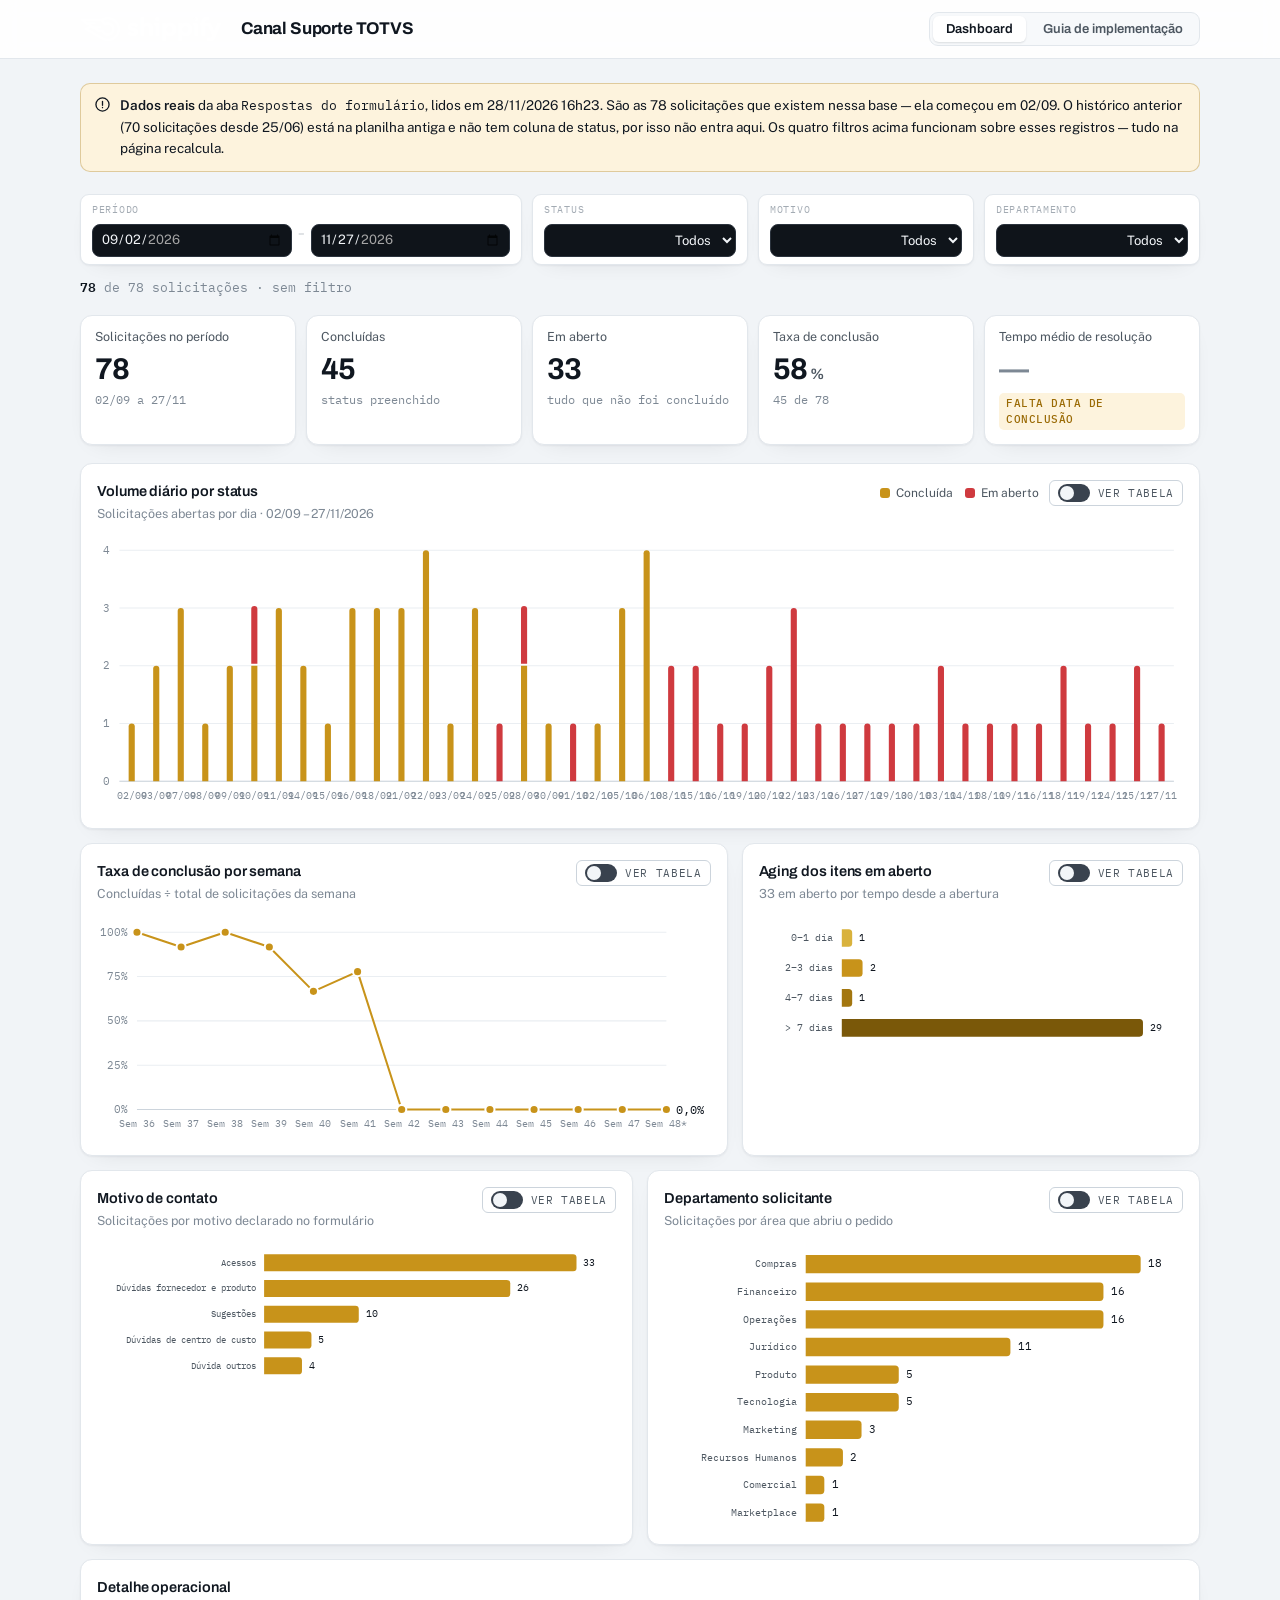
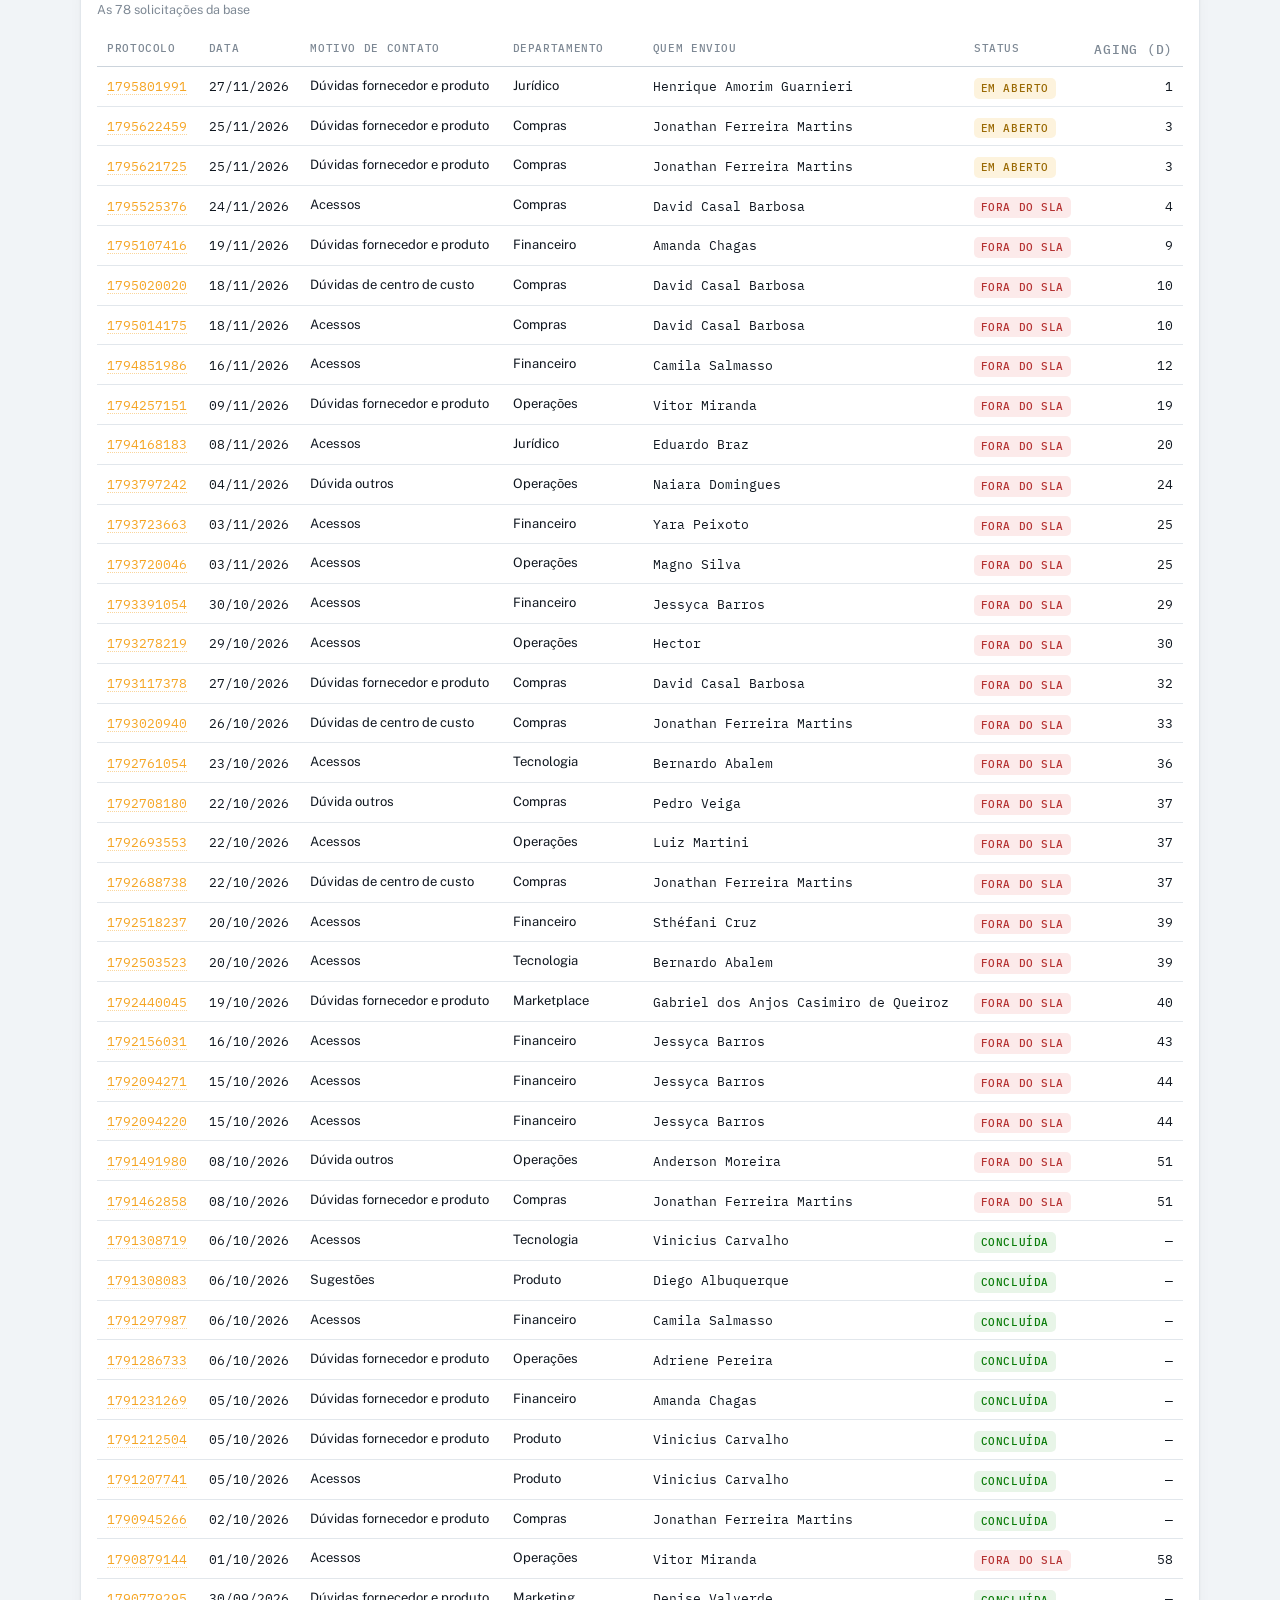
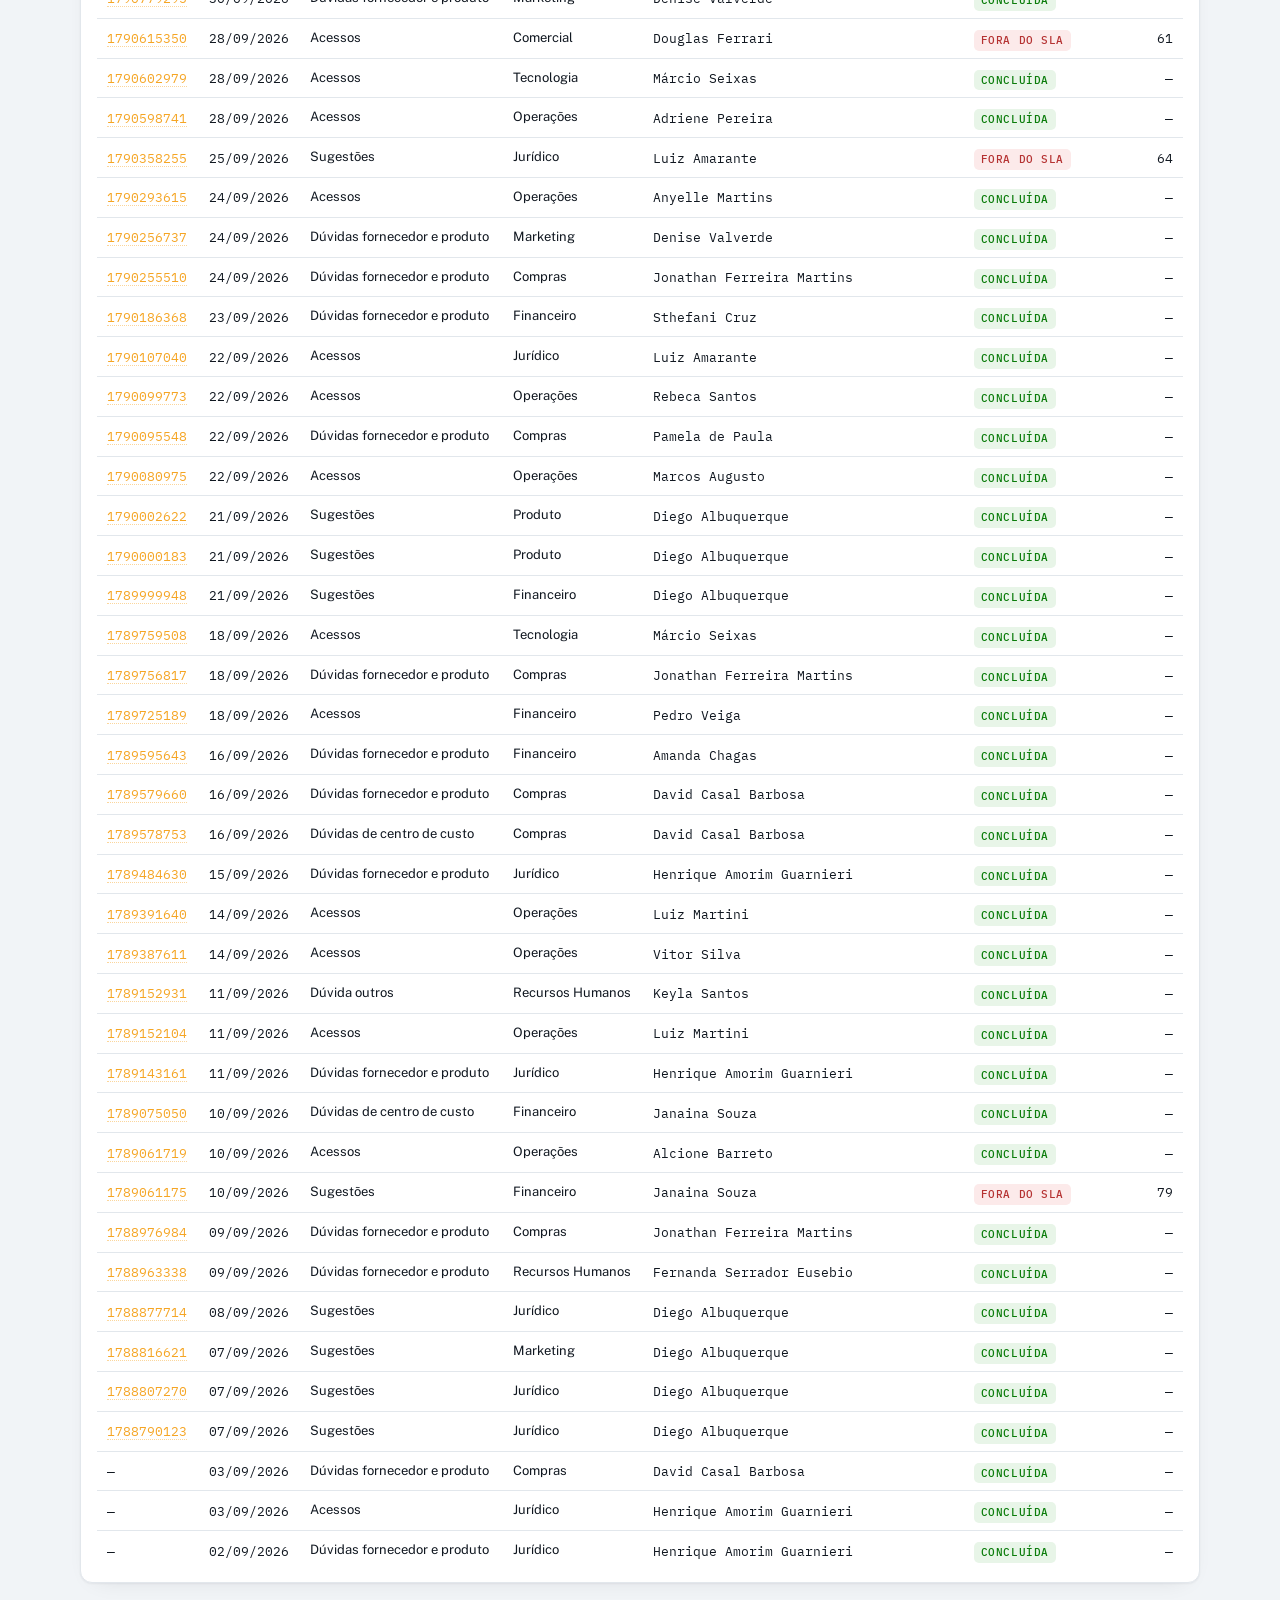
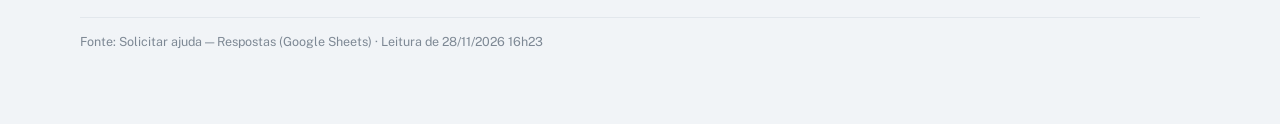
<file: index.html>
<!doctype html>
<html lang="pt-BR">
<head>
<meta charset="utf-8">
<meta name="viewport" content="width=device-width, initial-scale=1">
  <meta name="robots" content="noindex, nofollow">
<title>Painel Suporte TOTVS</title>
<meta name="description" content="Painel Canal - Suporte TOTVS com dados reais e filtros funcionais, mais o guia de implementação no Looker Studio.">
<link rel="stylesheet" href="https://fonts.googleapis.com/css2?family=Archivo:wght@500;600;700&family=Public+Sans:wght@400;500;600&family=IBM+Plex+Mono:wght@400;500&display=swap">
<style>
  html { color-scheme: light; }
  body { margin: 0; }
  img { max-width: 100%; }
  [hidden] { display: none !important; }
</style>
  <link rel="stylesheet" href="ajustes.css?v=202611281623">
  <link rel="stylesheet" href="ajustes2.css?v=2">
  <script defer src="ajustes.js?v=1"></script>
  <script defer src="textos.js?v=2"></script>
</head>
<body>
<style>
  :root {
    color-scheme: light;
    --plane:        #f1f4f7;
    --surface:      #ffffff;
    --surface-2:    #f7f9fb;
    --line:         #e2e7ec;
    --line-strong:  #ccd4dc;
    --ink:          #101720;
    --ink-2:        #4d5761;
    --ink-3:        #7d8894;
    --grid:         #eaeef2;
    --axis:         #ccd4dc;
    --s1:           #c8931a;
    --s2:           #cf3a3f;
    --ord-1:        #d9b23c;
    --ord-2:        #c8931a;
    --ord-3:        #a3760f;
    --ord-4:        #7a5809;
    --good:         #0a7c0a;
    --warning:      #9a6a05;
    --critical:     #b53232;
    --good-bg:      #e8f5e8;
    --warning-bg:   #fdf3dd;
    --critical-bg:  #fceaea;
    --shadow:       0 1px 2px rgba(16,23,32,.05), 0 8px 24px -16px rgba(16,23,32,.16);
  }
  @media (prefers-color-scheme: dark) {
    :root:where(:not([data-theme="light"])) {
      color-scheme: dark;
      --plane:        #0d1116;
      --surface:      #171c22;
      --surface-2:    #1d232b;
      --line:         #2a323b;
      --line-strong:  #3b4551;
      --ink:          #f2f5f8;
      --ink-2:        #aab4c0;
      --ink-3:        #7d8894;
      --grid:         #232a32;
      --axis:         #38414c;
      --s1:           #f5c518;
      --s2:           #e5484d;
      --ord-1:        #9a7a14;
      --ord-2:        #c09a14;
      --ord-3:        #dcb016;
      --ord-4:        #f5c518;
      --good:         #3fbb3f;
      --warning:      #e8ab27;
      --critical:     #e56c6c;
      --good-bg:      #14290f;
      --warning-bg:   #2e2308;
      --critical-bg:  #2e1414;
      --shadow:       0 1px 2px rgba(0,0,0,.4), 0 8px 24px -16px rgba(0,0,0,.8);
    }
  }
  :root[data-theme="dark"] {
    color-scheme: dark;
    --plane:        #0d1116;
    --surface:      #171c22;
    --surface-2:    #1d232b;
    --line:         #2a323b;
    --line-strong:  #3b4551;
    --ink:          #f2f5f8;
    --ink-2:        #aab4c0;
    --ink-3:        #7d8894;
    --grid:         #232a32;
    --axis:         #38414c;
    --s1:           #f5c518;
    --s2:           #e5484d;
    --ord-1:        #9a7a14;
    --ord-2:        #c09a14;
    --ord-3:        #dcb016;
    --ord-4:        #f5c518;
    --good:         #3fbb3f;
    --warning:      #e8ab27;
    --critical:     #e56c6c;
    --good-bg:      #14290f;
    --warning-bg:   #2e2308;
    --critical-bg:  #2e1414;
    --shadow:       0 1px 2px rgba(0,0,0,.4), 0 8px 24px -16px rgba(0,0,0,.8);
  }

  * { box-sizing: border-box; }
  body {
    margin: 0;
    background: var(--plane);
    color: var(--ink);
    font-family: "Public Sans", system-ui, -apple-system, "Segoe UI", sans-serif;
    font-size: 15px;
    line-height: 1.6;
    -webkit-font-smoothing: antialiased;
  }
  h1, h2, h3, h4 { font-family: "Archivo", system-ui, sans-serif; margin: 0; text-wrap: balance; }

  /* ---- top bar ---- */
  .topbar {
    position: sticky; top: 0; z-index: 40;
    background: color-mix(in srgb, var(--surface) 88%, transparent);
    backdrop-filter: blur(10px);
    border-bottom: 1px solid var(--line);
  }
  .topbar-in {
    max-width: 1160px; margin: 0 auto; padding: 12px 20px;
    display: flex; align-items: center; gap: 20px; flex-wrap: wrap;
  }
  .brand { display: flex; align-items: baseline; gap: 10px; margin-right: auto; }
  .brand strong { font-family: "Archivo"; font-weight: 700; font-size: 17px; letter-spacing: -.01em; }
  .brand span {
    font-family: "IBM Plex Mono", monospace; font-size: 11px; color: var(--ink-3);
    text-transform: uppercase; letter-spacing: .08em;
  }
  .tabs { display: flex; gap: 4px; background: var(--surface-2); padding: 3px; border-radius: 9px; border: 1px solid var(--line); }
  .tabs button {
    font-family: "Archivo"; font-weight: 600; font-size: 13px;
    border: 0; background: transparent; color: var(--ink-2);
    padding: 6px 13px; border-radius: 6px; cursor: pointer;
  }
  .tabs button[aria-selected="true"] { background: var(--surface); color: var(--ink); box-shadow: 0 1px 2px rgba(16,23,32,.12); }
  .tabs button:focus-visible { outline: 2px solid var(--s1); outline-offset: 1px; }

  main { max-width: 1160px; margin: 0 auto; padding: 24px 20px 72px; }

  .note {
    display: flex; gap: 10px; align-items: flex-start;
    background: var(--warning-bg); border: 1px solid color-mix(in srgb, var(--warning) 30%, transparent);
    color: var(--ink); border-radius: 10px; padding: 11px 14px; font-size: 13.5px; margin-bottom: 22px;
  }
  .note b { font-weight: 600; }
  .note svg { flex: none; margin-top: 2px; }

  /* ---- mock filter row ---- */
  .filters {
    display: grid; grid-template-columns: repeat(4, 1fr); gap: 10px; margin-bottom: 18px;
  }
  .ctl {
    background: var(--surface); border: 1px solid var(--line); border-radius: 9px;
    padding: 7px 11px; display: flex; align-items: center; gap: 8px; box-shadow: var(--shadow);
  }
  .ctl .k { font-family: "IBM Plex Mono", monospace; font-size: 10px; text-transform: uppercase; letter-spacing: .07em; color: var(--ink-3); flex: none; }
  .ctl select, .ctl input[type="date"] {
    font-family: inherit; font-size: 13px; font-weight: 500; color: var(--ink);
    background: transparent; border: 0; padding: 2px 0; margin-left: auto;
    max-width: 100%; min-width: 0; cursor: pointer;
  }
  .ctl select { text-align: right; text-align-last: right; }
  .ctl input[type="date"] { font-family: "IBM Plex Mono", monospace; font-size: 12px; cursor: text; }
  .ctl select:focus-visible, .ctl input:focus-visible { outline: 2px solid var(--s1); outline-offset: 2px; border-radius: 3px; }
  .ctl.range { gap: 6px; }
  .ctl.range .dash { color: var(--ink-3); font-size: 12px; flex: none; }
  .filterbar {
    display: flex; align-items: center; gap: 12px; flex-wrap: wrap;
    margin: -6px 0 18px; font-size: 12.5px; color: var(--ink-3);
  }
  .filterbar .count { font-family: "IBM Plex Mono", monospace; }
  .filterbar .count b { color: var(--ink); font-weight: 600; }
  .clearbtn {
    font-family: "IBM Plex Mono", monospace; font-size: 10.5px; text-transform: uppercase; letter-spacing: .06em;
    background: transparent; border: 1px solid var(--line-strong); color: var(--ink-2);
    padding: 3px 9px; border-radius: 6px; cursor: pointer;
  }
  .clearbtn:hover { color: var(--ink); border-color: var(--ink-3); }
  .clearbtn:focus-visible { outline: 2px solid var(--s1); outline-offset: 1px; }
  .empty {
    font-size: 13px; color: var(--ink-3); padding: 26px 4px; text-align: center;
  }

  /* ---- KPI row ---- */
  .kpis { display: grid; grid-template-columns: repeat(5, 1fr); gap: 10px; margin-bottom: 18px; }
  .tile {
    background: var(--surface); border: 1px solid var(--line); border-radius: 12px;
    padding: 13px 14px 14px; box-shadow: var(--shadow);
    display: flex; flex-direction: column; gap: 3px;
  }
  .tile .lbl { font-size: 12.5px; color: var(--ink-2); line-height: 1.35; }
  .tile .val { font-family: "Archivo"; font-weight: 700; font-size: 30px; line-height: 1.1; letter-spacing: -.02em; margin-top: 4px; }
  .tile .val small { font-size: 15px; font-weight: 600; color: var(--ink-2); margin-left: 2px; }
  .delta { font-family: "IBM Plex Mono", monospace; font-size: 11.5px; display: flex; align-items: baseline;
    gap: 5px; margin-top: 2px; flex-wrap: wrap; }
  .delta .dir, .delta .ref { white-space: nowrap; }
  .delta .dir { font-weight: 500; }
  .delta.up-bad .dir { color: var(--critical); }
  .delta.down-bad .dir { color: var(--critical); }
  .delta.up-good .dir { color: var(--good); }
  .delta .ref { color: var(--ink-3); }
  .chip {
    display: inline-flex; align-items: center; gap: 5px; align-self: flex-start;
    font-family: "IBM Plex Mono", monospace; font-size: 10.5px; font-weight: 500;
    text-transform: uppercase; letter-spacing: .05em;
    padding: 2px 7px; border-radius: 5px; margin-top: 4px;
  }
  .chip.warn { background: var(--warning-bg); color: var(--warning); }
  .chip.crit { background: var(--critical-bg); color: var(--critical); }
  .chip.ok   { background: var(--good-bg);    color: var(--good); }

  /* ---- chart grid ---- */
  .grid { display: grid; grid-template-columns: repeat(12, 1fr); gap: 14px; }
  .card {
    background: var(--surface); border: 1px solid var(--line); border-radius: 12px;
    padding: 16px 16px 12px; box-shadow: var(--shadow); min-width: 0;
    display: flex; flex-direction: column;
  }
  .span12 { grid-column: span 12; }
  .span7  { grid-column: span 7; }
  .span5  { grid-column: span 5; }
  .span6  { grid-column: span 6; }

  .card-head { display: flex; align-items: flex-start; gap: 12px; margin-bottom: 2px; }
  .card-head h3 { font-size: 14.5px; font-weight: 600; letter-spacing: -.005em; }
  .card-head .sub { font-size: 12.5px; color: var(--ink-3); margin-top: 1px; }
  .card-head .right { margin-left: auto; display: flex; align-items: center; gap: 10px; flex: none; }

  .legend { display: flex; gap: 12px; align-items: center; }
  .legend span { display: inline-flex; align-items: center; gap: 6px; font-size: 12px; color: var(--ink-2); }
  .swatch { width: 10px; height: 10px; border-radius: 3px; flex: none; }

  .tbtn {
    font-family: "IBM Plex Mono", monospace; font-size: 10.5px; text-transform: uppercase; letter-spacing: .06em;
    background: transparent; border: 1px solid var(--line-strong); color: var(--ink-2);
    padding: 3px 8px; border-radius: 6px; cursor: pointer;
  }
  .tbtn:hover { color: var(--ink); border-color: var(--ink-3); }
  .tbtn:focus-visible { outline: 2px solid var(--s1); outline-offset: 1px; }

  .plot { margin-top: 10px; }
  .plot svg { display: block; width: 100%; height: auto; overflow: visible; }
  .plot text { font-family: "IBM Plex Mono", monospace; }

  .why {
    font-size: 12.5px; color: var(--ink-3); border-top: 1px solid var(--line);
    margin-top: 10px; padding-top: 9px; line-height: 1.5;
  }
  .why b { color: var(--ink-2); font-weight: 600; }

  /* ---- tables ---- */
  .tblwrap { overflow-x: auto; margin-top: 10px; }
  table { border-collapse: collapse; width: 100%; font-size: 13px; }
  th, td { text-align: left; padding: 7px 10px; border-bottom: 1px solid var(--line); white-space: nowrap; }
  th {
    font-family: "IBM Plex Mono", monospace; font-size: 10.5px; text-transform: uppercase;
    letter-spacing: .06em; color: var(--ink-3); font-weight: 500; border-bottom: 1px solid var(--line-strong);
  }
  td.num, th.num { text-align: right; font-variant-numeric: tabular-nums; font-family: "IBM Plex Mono", monospace; font-size: 12.5px; }
  tbody tr:last-child td { border-bottom: 0; }
  .mono { font-family: "IBM Plex Mono", monospace; font-size: 12.5px; }
  .dot { display: inline-block; width: 8px; height: 8px; border-radius: 2px; margin-right: 6px; vertical-align: 1px; }

  /* ---- tooltip ---- */
  #tip {
    position: fixed; z-index: 90; pointer-events: none; opacity: 0;
    transition: opacity .08s linear;
    background: var(--surface); border: 1px solid var(--line-strong); border-radius: 8px;
    box-shadow: 0 4px 18px rgba(16,23,32,.18); padding: 8px 10px; font-size: 12.5px; min-width: 130px;
  }
  #tip .t-title { font-family: "IBM Plex Mono", monospace; font-size: 10.5px; text-transform: uppercase; letter-spacing: .06em; color: var(--ink-3); margin-bottom: 4px; }
  #tip .t-row { display: flex; align-items: center; gap: 7px; }
  #tip .t-row .t-v { margin-left: auto; font-variant-numeric: tabular-nums; font-family: "IBM Plex Mono", monospace; font-weight: 500; }

  .hit { fill: transparent; }

  /* ---- guide ---- */
  .guide { max-width: 76ch; margin: 0 auto; }
  .eyebrow {
    font-family: "IBM Plex Mono", monospace; font-size: 10.5px; text-transform: uppercase;
    letter-spacing: .09em; color: var(--ink-3); margin-bottom: 6px;
  }
  .guide h2 { font-size: 22px; font-weight: 700; letter-spacing: -.015em; margin-bottom: 6px; }
  .guide h3 { font-size: 15.5px; font-weight: 600; margin-bottom: 4px; }
  .guide > p { color: var(--ink-2); margin: 0 0 24px; }
  .sec { margin-bottom: 34px; }
  .sec > .sec-hd { margin-bottom: 14px; }

  ol.steps { list-style: none; counter-reset: st; padding: 0; margin: 0; }
  ol.steps > li {
    counter-increment: st; position: relative; padding-left: 44px; padding-bottom: 22px;
  }
  ol.steps > li::before {
    content: counter(st, decimal-leading-zero);
    position: absolute; left: 0; top: 0;
    font-family: "IBM Plex Mono", monospace; font-size: 11px; font-weight: 500;
    color: var(--ink-3); background: var(--surface-2);
    border: 1px solid var(--line); border-radius: 7px;
    width: 30px; height: 26px; display: grid; place-items: center;
  }
  ol.steps > li::after {
    content: ""; position: absolute; left: 15px; top: 30px; bottom: 0; width: 1px; background: var(--line);
  }
  ol.steps > li:last-child::after { display: none; }
  ol.steps h4 { font-size: 14.5px; font-weight: 600; margin-bottom: 3px; }
  ol.steps p { margin: 0 0 8px; color: var(--ink-2); font-size: 14px; }
  ol.steps p:last-child { margin-bottom: 0; }

  .cfg {
    background: var(--surface); border: 1px solid var(--line); border-radius: 10px;
    overflow: hidden; margin: 10px 0 0;
  }
  .cfg dl { margin: 0; display: grid; grid-template-columns: minmax(120px, 34%) 1fr; }
  .cfg dt, .cfg dd { margin: 0; padding: 7px 12px; border-top: 1px solid var(--line); font-size: 13px; }
  .cfg dt {
    font-family: "IBM Plex Mono", monospace; font-size: 11px; text-transform: uppercase;
    letter-spacing: .05em; color: var(--ink-3); background: var(--surface-2);
  }
  .cfg dd { color: var(--ink); }
  .cfg dl > dt:first-child, .cfg dl > dt:first-child + dd { border-top: 0; }

  code {
    font-family: "IBM Plex Mono", monospace; font-size: .88em;
    background: var(--surface-2); border: 1px solid var(--line);
    padding: 1px 5px; border-radius: 5px; white-space: nowrap;
  }
  pre {
    font-family: "IBM Plex Mono", monospace; font-size: 12.5px; line-height: 1.65;
    background: var(--surface); border: 1px solid var(--line); border-radius: 10px;
    padding: 12px 14px; overflow-x: auto; margin: 10px 0 0;
  }
  pre code { background: none; border: 0; padding: 0; white-space: pre; font-size: 1em; }

  ul.plain { margin: 0; padding-left: 20px; color: var(--ink-2); font-size: 14px; }
  ul.plain li { margin-bottom: 6px; }
  ul.plain b, ol.steps b { color: var(--ink); font-weight: 600; }

  .kill { display: grid; gap: 8px; }
  .kill-row {
    display: grid; grid-template-columns: 1fr auto 1fr; gap: 12px; align-items: center;
    background: var(--surface); border: 1px solid var(--line); border-radius: 10px; padding: 10px 13px; font-size: 13.5px;
  }
  .kill-row .from { color: var(--ink-2); }
  .kill-row .to { font-weight: 500; }
  .kill-row .arr { color: var(--ink-3); font-family: "IBM Plex Mono", monospace; font-size: 11px; }

  footer { border-top: 1px solid var(--line); margin-top: 34px; padding-top: 14px; font-size: 12.5px; color: var(--ink-3); }

  @media (max-width: 900px) {
    .kpis { grid-template-columns: repeat(2, 1fr); }
    .filters { grid-template-columns: repeat(2, 1fr); }
    .span7, .span5, .span6 { grid-column: span 12; }
    .cfg dl { grid-template-columns: 1fr; }
    .cfg dd { padding-top: 0; }
    .cfg dl > dt:first-child + dd { border-top: 0; }
    .kill-row { grid-template-columns: 1fr; gap: 4px; }
  }
  @media (prefers-reduced-motion: reduce) {
    * { transition: none !important; animation: none !important; }
  }
</style>

<div class="topbar">
  <div class="topbar-in">
    <div class="brand">
      <strong>Canal Suporte TOTVS</strong>
      <span>proposta de reestruturação</span>
    </div>
    <div class="tabs" role="tablist" aria-label="Visualizações">
      <button role="tab" id="tab-dash" aria-controls="p-dash" aria-selected="true">Dashboard proposto</button>
      <button role="tab" id="tab-guide" aria-controls="p-guide" aria-selected="false">Guia de implementação</button>
    </div>
  </div>
</div>

<main>
  <!-- ================= DASHBOARD ================= -->
  <section id="p-dash" role="tabpanel" aria-labelledby="tab-dash">

    <div class="note">
      <svg width="15" height="15" viewBox="0 0 16 16" fill="none" aria-hidden="true"><circle cx="8" cy="8" r="7" stroke="currentColor" stroke-width="1.4"/><path d="M8 4.6v4.2M8 11.2v.2" stroke="currentColor" stroke-width="1.4" stroke-linecap="round"/></svg>
      <div><b>Dados reais</b> da aba <span class="mono">Respostas do formulário</span>, lidos em 28/11/2026 16h23. São as 78 solicitações que existem nessa base — ela começou em 02/09. O histórico anterior (70 solicitações desde 25/06) está na planilha antiga e não tem coluna de status, por isso não entra aqui. Os quatro filtros acima funcionam sobre esses registros — tudo na página recalcula.</div>
    </div>

    <div class="filters">
      <div class="ctl range">
        <span class="k">Período</span>
        <input type="date" id="f-from" aria-label="Data inicial" min="2026-09-02" max="2026-11-27" value="2026-09-02">
        <span class="dash">–</span>
        <input type="date" id="f-to" aria-label="Data final" min="2026-09-02" max="2026-11-27" value="2026-11-27">
      </div>
      <div class="ctl">
        <span class="k">Status</span>
        <select id="f-status" aria-label="Status"><option value="">Todos</option></select>
      </div>
      <div class="ctl">
        <span class="k">Motivo</span>
        <select id="f-motivo" aria-label="Motivo de contato"><option value="">Todos</option></select>
      </div>
      <div class="ctl">
        <span class="k">Departamento</span>
        <select id="f-depto" aria-label="Departamento solicitante"><option value="">Todos</option></select>
      </div>
    </div>

    <div class="filterbar">
      <span class="count" id="f-count"></span>
      <button class="clearbtn" id="f-clear" type="button">Limpar filtros</button>
    </div
    </div>

    <div class="kpis">
      <div class="tile">
        <span class="lbl">Solicitações no período</span>
        <span class="val" id="k-total">9</span>
        <span class="delta"><span class="ref" id="k-span">02/09 a 09/09</span></span>
      </div>
      <div class="tile">
        <span class="lbl">Concluídas</span>
        <span class="val" id="k-done">6</span>
        <span class="delta"><span class="ref">status preenchido</span></span>
      </div>
      <div class="tile">
        <span class="lbl">Em aberto</span>
        <span class="val" id="k-open">3</span>
        <span class="delta"><span class="ref">tudo que não foi concluído</span></span>
      </div>
      <div class="tile">
        <span class="lbl">Taxa de conclusão</span>
        <span class="val" id="k-rate">67<small>%</small></span>
        <span class="delta"><span class="ref" id="k-frac">6 de 9</span></span>
      </div>
      <div class="tile">
        <span class="lbl">Tempo médio de resolução</span>
        <span class="val" style="color:var(--ink-3)">—</span>
        <span class="chip warn">falta data de conclusão</span>
      </div>
    </div>

    <div class="grid">

      <div class="card span12">
        <div class="card-head">
          <div>
            <h3>Volume diário por status</h3>
            <div class="sub">Solicitações abertas por dia · 02/09 – 09/09/2026</div>
          </div>
          <div class="right">
            <div class="legend">
              <span><i class="swatch" style="background:var(--s1)"></i>Concluída</span>
              <span><i class="swatch" style="background:var(--s2)"></i>Em aberto</span>
            </div>
            <button class="tbtn" data-toggle="t-daily">Tabela</button>
          </div>
        </div>
        <div class="plot" id="c-daily"></div>
        <div class="tblwrap" id="t-daily" hidden></div>
        <p class="why"><b>Substitui 4 gráficos.</b> Os painéis de Data, MoM, Dia da Semana e WoW mostravam a mesma dupla de séries em quatro cortes. Um só eixo de tempo com o controle de granularidade no filtro entrega os quatro.</p>
      </div>

      <div class="card span7">
        <div class="card-head">
          <div>
            <h3>Taxa de conclusão por semana</h3>
            <div class="sub">Concluídas ÷ total de solicitações da semana</div>
          </div>
          <div class="right"><button class="tbtn" data-toggle="t-rate">Tabela</button></div>
        </div>
        <div class="plot" id="c-rate"></div>
        <div class="tblwrap" id="t-rate" hidden></div>
        <p class="why"><b>Gráfico separado, de propósito.</b> Volume e percentual têm escalas diferentes — juntá-los em eixo secundário inventa uma correlação que não está no dado. Dois gráficos, um eixo cada.</p>
      </div>

      <div class="card span5">
        <div class="card-head">
          <div>
            <h3>Aging dos pendentes</h3>
            <div class="sub">3 em aberto por tempo desde a abertura</div>
          </div>
          <div class="right"><button class="tbtn" data-toggle="t-aging">Tabela</button></div>
        </div>
        <div class="plot" id="c-aging"></div>
        <div class="tblwrap" id="t-aging" hidden></div>
        <p class="why"><b>Novo.</b> "22 pendentes" não diz se é fila saudável ou dívida acumulada. A faixa de aging diz.</p>
      </div>

      <div class="card span6">
        <div class="card-head">
          <div>
            <h3>Motivo de contato</h3>
            <div class="sub">Solicitações por motivo declarado no formulário</div>
          </div>
          <div class="right"><button class="tbtn" data-toggle="t-motivo">Tabela</button></div>
        </div>
        <div class="plot" id="c-motivo"></div>
        <div class="tblwrap" id="t-motivo" hidden></div>
        <p class="why"><b>Substitui o treemap.</b> Barra ordenada cabe o nome inteiro e deixa comparar as fatias — o treemap cortava "Dúvidas fornec…".</p>
      </div>

      <div class="card span6">
        <div class="card-head">
          <div>
            <h3>Departamento solicitante</h3>
            <div class="sub">Solicitações por área que abriu o pedido</div>
          </div>
          <div class="right"><button class="tbtn" data-toggle="t-depto">Tabela</button></div>
        </div>
        <div class="plot" id="c-depto"></div>
        <div class="tblwrap" id="t-depto" hidden></div>
        <p class="why"><b>Mesma forma do gráfico ao lado.</b> Dois rankings lado a lado só se comparam se tiverem a mesma escala visual e a mesma cor.</p>
      </div>

      <div class="card span12">
        <div class="card-head">
          <div>
            <h3>Detalhe operacional</h3>
            <div class="sub">As 9 solicitações da base · ordenado por data ↓</div>
          </div>
        </div>
        <div class="tblwrap" id="t-detail"></div>
        <p class="why"><b>Substitui "Descritivo da Solicitação".</b> A tabela antiga tinha uma coluna só, sem protocolo, data nem status — não dava para agir a partir dela.</p>
      </div>

    </div>

    <footer>
      Paleta: âmbar <span class="mono">#F5C518</span> (concluída) e vermelho <span class="mono">#E5484D</span> (pendente) — a mesma travada no tema do relatório. Fonte: <span class="mono">Solicitar ajuda — Respostas</span> (Google Sheets) · Leitura de 09/09/2026 18h28 · Números conferem com o relatório no Looker Studio.
    </footer>
  </section>

  <!-- ================= GUIDE ================= -->
  <section id="p-guide" role="tabpanel" aria-labelledby="tab-guide" hidden>
    <div class="guide">
      <div class="eyebrow">Execução no Looker Studio</div>
      <h2>De 11 componentes para 8, na ordem certa</h2>
      <p>A ordem importa: tema e campos calculados antes dos gráficos, senão você reconfigura cor e métrica em cada componente. Os nomes de campo abaixo são os que estão na sua fonte <span class="mono">Solicitar ajuda — Respostas</span>.</p>

      <div class="sec">
        <div class="sec-hd">
          <h3>Antes de tudo: falta uma coluna na planilha</h3>
        </div>
        <p style="color:var(--ink-2); font-size:14px; margin:0 0 12px">Três dos cinco KPIs propostos — tempo médio de resolução, aging e SLA — dependem de saber <b>quando</b> a solicitação foi concluída. Isso não existe na fonte hoje: há <code>DATA</code> (abertura) e <code>Status</code>, mas nenhuma data de fechamento. Sem ela, o painel fica só com contagem.</p>
        <ul class="plain">
          <li>Adicione <code>DATA CONCLUSÃO</code> na planilha de respostas, preenchida quando o status vira <i>Solicitação Concluída</i>. Se o fluxo é manual, um <b>Apps Script <code>onEdit</code></b> que estampa <code>new Date()</code> na linha resolve e evita esquecimento.</li>
          <li>Trave <code>Status</code> numa <b>lista de validação</b> com exatamente dois valores. Hoje o risco é aparecer "Concluída" e "Solicitação Concluída" como categorias diferentes e quebrar todo gráfico.</li>
          <li>Apague as colunas auxiliares <code>MÊS</code>, <code>SEMANA</code> e <code>DIA DA SEMANA</code>. O Looker deriva mês, semana ISO e dia da semana de <code>DATA</code> nativamente — mantê-las como texto só duplica dimensão e foi o que gerou os cinco filtros de tempo.</li>
          <li><code>PERÍODO</code> e <code>DATA</code> são os dois campos de data da fonte. Defina <b>um</b> como dimensão de data padrão da fonte (Editar fonte → coluna "Período padrão") e use só ele.</li>
        </ul>
      </div>

      <div class="sec">
        <div class="sec-hd">
          <h3>Consertar as colunas auxiliares da planilha</h3>
        </div>
        <p style="color:var(--ink-2); font-size:14px; margin:0 0 12px">As colunas <code>MÊS</code>, <code>DATA</code>, <code>SEMANA</code>, <code>PERÍODO</code> e <code>DIA DA SEMANA</code> não são fórmula — são arrasto manual, e pararam na linha 8. As duas solicitações de 09/09 chegaram sem elas e sem <code>Status</code>: é daí que vem a série <code>null</code> no gráfico e a linha com data vazia na tabela. Trocar por <code>ARRAYFORMULA</code> resolve de uma vez, porque passa a preencher cada resposta nova sozinha.</p>
        <p style="color:var(--ink-2); font-size:14px; margin:0 0 12px">A raiz do problema é que <code>Data e hora</code> chega como <b>texto</b> (<span class="mono">"2 de set., 2026 19h42min01s"</span>), não como data — nem o Looker nem uma fórmula simples leem isso. Por isso <code>DATA</code> precisa ser derivada com <code>REGEXEXTRACT</code>. Todas as outras saem dela.</p>
        <p style="color:var(--ink-2); font-size:14px; margin:0 0 12px"><b>Antes de colar:</b> apague os valores manuais de <code>J2:N</code> (as cinco colunas), senão a fórmula devolve <span class="mono">#REF!</span>. Depois cole cada uma na <b>linha 2</b> da coluna correspondente.</p>
        <pre><code>K2 — DATA (a única que faz o parse; as outras dependem dela)
=ARRAYFORMULA(IF(G2:G="";"";IFERROR(DATE(
   VALUE(REGEXEXTRACT(G2:G;", (\d{4})"));
   MATCH(REGEXEXTRACT(G2:G;" de (\w{3})");
         {"jan";"fev";"mar";"abr";"mai";"jun";
          "jul";"ago";"set";"out";"nov";"dez"};0);
   VALUE(REGEXEXTRACT(G2:G;"^(\d+)"))
 );"")))

J2 — MÊS
=ARRAYFORMULA(IF(K2:K="";"";TEXT(K2:K;"mmmm")))

L2 — SEMANA  (semana ISO; confere com a sua tabela-calendário)
=ARRAYFORMULA(IF(K2:K="";"";ISOWEEKNUM(K2:K)))

M2 — PERÍODO  (segunda a domingo, como você já usa)
=ARRAYFORMULA(IF(K2:K="";"";
   TEXT(K2:K-WEEKDAY(K2:K;2)+1;"dd/mm/yyyy")&" - "&
   TEXT(K2:K-WEEKDAY(K2:K;2)+7;"dd/mm/yyyy")))

N2 — DIA DA SEMANA
=ARRAYFORMULA(IF(K2:K="";"";TEXT(K2:K;"dddd")))</code></pre>
        <p style="color:var(--ink-3); font-size:13px; margin:10px 0 0">Notas de locale: o separador de argumentos é <code>;</code> em planilha pt-BR (se a sua estiver em inglês, troque por <code>,</code> e o <code>{"jan";…}</code> por <code>{"jan"\;…}</code>). Se <code>"yyyy"</code> não pegar, use <code>"aaaa"</code>. Com <code>ISOWEEKNUM</code> no lugar do <code>PROCV</code>, a aba-calendário deixa de ser necessária para essas colunas.</p>
        <p style="color:var(--ink-2); font-size:14px; margin:12px 0 0"><b>E trave o <code>Status</code>:</b> selecione <code>I2:I</code> → Dados → Validação de dados → Lista de itens, com exatamente <span class="mono">Solicitação Concluída</span> e <span class="mono">Pendente</span>. É o que evita "Concluída" e "Solicitação Concluída" virarem duas categorias e quebrarem os quatro KPIs de uma vez.</p>
      </div>

      <div class="sec">
        <div class="sec-hd">
          <h3>Campos calculados a criar na fonte</h3>
        </div>
        <p style="color:var(--ink-2); font-size:14px; margin:0 0 4px">Crie na <b>fonte de dados</b>, não no gráfico — assim ficam reutilizáveis em todos os componentes.</p>
        <pre><code>-- Em aberto  (tudo que não foi concluído, inclusive sem status)
SUM(CASE WHEN Status = "Solicitação Concluída" THEN 0 ELSE 1 END)

-- Taxa de conclusão  (formato: Percent(0) — veja a nota do 100 *)
100 * SUM(CASE WHEN Status = "Solicitação Concluída" THEN 1 ELSE 0 END)
    / SUM(CASE WHEN Status IS NULL THEN 1 ELSE 1 END)

-- TMR em dias  (média = tempo médio de resolução)
DATE_DIFF(DATA CONCLUSÃO, DATA)

-- Aging em dias  (só faz sentido para pendentes)
DATE_DIFF(CURRENT_DATE(), DATA)

-- Faixa de aging  -- o prefixo numérico é o que ordena
CASE
  WHEN Status != "Pendente" THEN NULL
  WHEN DATE_DIFF(CURRENT_DATE(), DATA) &lt;= 1 THEN "1. 0–1 dia"
  WHEN DATE_DIFF(CURRENT_DATE(), DATA) &lt;= 3 THEN "2. 2–3 dias"
  WHEN DATE_DIFF(CURRENT_DATE(), DATA) &lt;= 7 THEN "3. 4–7 dias"
  ELSE "4. &gt; 7 dias"
END</code></pre>
        <p style="color:var(--ink-2); font-size:14px; margin:10px 0 0"><b>Dois detalhes que quebram a faixa de KPIs se você errar.</b> O denominador tem que ser <i>todas</i> as linhas — é o que <code>SUM(CASE WHEN Status IS NULL THEN 1 ELSE 1 END)</code> faz, porque devolve 1 para cada registro. Se você usar <code>COUNT(protocolo)</code> ou deixar os nulos fora, "concluídas + em aberto" deixa de somar o total e o painel passa a esconder solicitações. E "em aberto" precisa contar quem está sem status: uma solicitação sem status não foi concluída, então ela está aberta.</p>
        <p style="color:var(--ink-2); font-size:14px; margin:10px 0 0">O <code>100 *</code> é necessário porque o formato <b>Percent</b> do Looker só acrescenta o símbolo — ele não multiplica. Sem isso, 0,67 aparece como "1%".</p>
        <p style="color:var(--ink-3); font-size:13px; margin:10px 0 0">O prefixo <code>1.</code> / <code>2.</code> não é enfeite: o Looker ordena saída de <code>CASE</code> alfabeticamente, então sem ele "0–1 dia" cai depois de "> 7 dias".</p>
      </div>

      <div class="sec">
        <div class="sec-hd">
          <h3>Passo a passo</h3>
        </div>
        <ol class="steps">

          <li>
            <h4>Duplique o relatório antes de mexer</h4>
            <p><b>Arquivo → Fazer uma cópia.</b> Renomeie para <span class="mono">Canal Suporte TOTVS — v2</span> e trabalhe na cópia. O relatório atual já é compartilhado; você não quer que o comitê abra no meio da reforma.</p>
          </li>

          <li>
            <h4>Trave as cores de status no tema, não nos gráficos</h4>
            <p><b>Tema e layout → Personalizar → Cores por valor de dimensão.</b> Mapeie <code>Status</code> uma única vez e todo componente novo já nasce com a cor certa.</p>
            <div class="cfg"><dl>
              <dt>Pendente</dt><dd><span class="dot" style="background:var(--s2)"></span><span class="mono">#EB6834</span> — laranja, a cor que pede ação</dd>
              <dt>Concluída</dt><dd><span class="dot" style="background:var(--s1)"></span><span class="mono">#2A78D6</span> — azul, informação em repouso</dd>
            </dl></div>
            <p style="margin-top:10px">Hoje está invertido: concluída em amarelo vivo e pendente em cinza apagado, ou seja, o olho vai justamente para o que não precisa de nada. O par azul/laranja também é seguro para daltonismo — cinza vs. amarelo não é.</p>
          </li>

          <li>
            <h4>Exclua os componentes redundantes</h4>
            <p>Antes de criar qualquer coisa, tire o que vai sair. Sobra espaço e você para de mover gráfico velho pela tela.</p>
            <div class="kill">
              <div class="kill-row"><span class="from">Barras por Data · MoM · Dia da Semana · WoW</span><span class="arr">→</span><span class="to">1 gráfico de colunas empilhadas</span></div>
              <div class="kill-row"><span class="from">Barras de Status Solicitações</span><span class="arr">→</span><span class="to">absorvido pelos scorecards</span></div>
              <div class="kill-row"><span class="from">Treemap Solicitante · Treemap Departamento</span><span class="arr">→</span><span class="to">2 gráficos de barras horizontais</span></div>
              <div class="kill-row"><span class="from">Os 2 scorecards gigantes sem rótulo</span><span class="arr">→</span><span class="to">faixa de 5 KPIs rotulados</span></div>
            </div>
          </li>

          <li>
            <h4>Reduza de 11 filtros para 4 no topo</h4>
            <p>Mantenha na tela apenas <b>Período</b>, <b>Status</b>, <b>Motivo de contato?</b> e <b>Departamento Solicitante?</b>. Os outros sete vão para a barra de filtros lateral, que é colapsável: <b>Arquivo → Configurações do relatório → Mostrar barra de filtros</b>.</p>
            <p>Data, MÊS, SEMANA, DIA DA SEMANA e PERÍODO são cinco controles para a mesma dimensão. Um controle de intervalo de datas com comparação substitui os cinco.</p>
            <p><b>E o de período tem que ser do tipo certo.</b> O controle que estava lá era uma <i>lista suspensa</i> sobre a coluna <code>PERÍODO</code> — e essa coluna é texto (<span class="mono">"31/08/2026 - 06/09/2026"</span>) que o Looker interpretou como data. O resultado eram opções inventadas: "13 de set. de 2026", "9 de jun. de 2026" e "null". Filtrar por ali não devolvia nada coerente.</p>
            <p>O certo é <b>Adicionar um controle → Controle de período</b>, que abre um calendário de intervalo e filtra sobre <code>DATA</code>. Se quiser evitar que o Looker volte a inventar datas, mude o tipo de <code>PERÍODO</code> para <b>Texto</b> na fonte — mas lembre que a fonte é compartilhada com o relatório original.</p>
          </li>

          <li>
            <h4>Faixa de KPIs: 5 scorecards com comparação</h4>
            <p>Todos com <b>Dados → Período de comparação → Período anterior</b> e <b>Estilo → Mostrar comparação como → Diferença percentual</b> (exceto os dois de contagem absoluta, onde diferença bruta lê melhor).</p>
            <div class="cfg"><dl>
              <dt>Solicitações</dt><dd><code>Record Count</code> — rótulo "Solicitações no período"</dd>
              <dt>Pendentes</dt><dd><code>SUM(Pendente?)</code> — comparação em diferença bruta</dd>
              <dt>Taxa de conclusão</dt><dd><code>Taxa de conclusão</code> — formato percentual, 1 decimal</dd>
              <dt>TMR</dt><dd><code>AVG(TMR em dias)</code> — 1 decimal, sufixo " d"</dd>
              <dt>Fora do SLA</dt><dd><code>SUM(Pendente?)</code> com filtro <code>Aging em dias &gt; 3</code> no componente</dd>
            </dl></div>
            <p style="margin-top:10px">O rótulo é obrigatório. Hoje são dois números soltos — "3" e "1" — e ninguém que abre o relatório sabe o que eles contam.</p>
          </li>

          <li>
            <h4>Gráfico principal: colunas empilhadas por dia</h4>
            <div class="cfg"><dl>
              <dt>Tipo</dt><dd>Gráfico de colunas empilhadas</dd>
              <dt>Dimensão</dt><dd><code>DATA</code> · granularidade <b>Dia</b></dd>
              <dt>Detalhamento</dt><dd><code>Status</code></dd>
              <dt>Métrica</dt><dd><code>Record Count</code></dd>
              <dt>Ordenar</dt><dd><code>DATA</code> crescente</dd>
              <dt>Estilo</dt><dd>Legenda no topo · sem rótulos de dados nas pilhas · grade de eixo em cinza claro · eixo Y começando em 0</dd>
            </dl></div>
            <p style="margin-top:10px">Adicione ao lado um <b>controle de granularidade</b> (Adicionar um controle → Lista suspensa sobre a dimensão de data) para o leitor escolher dia, semana ou mês. É isso que aposenta o MoM e o WoW.</p>
          </li>

          <li>
            <h4>Taxa de conclusão: gráfico próprio, nunca eixo secundário</h4>
            <div class="cfg"><dl>
              <dt>Tipo</dt><dd>Gráfico de linhas</dd>
              <dt>Dimensão</dt><dd><code>DATA</code> · granularidade <b>Semana ISO</b></dd>
              <dt>Métrica</dt><dd><code>Taxa de conclusão</code></dd>
              <dt>Estilo</dt><dd>1 série (sem legenda) · pontos visíveis · eixo Y de 0 a 100% fixo</dd>
            </dl></div>
            <p style="margin-top:10px">A tentação é jogar a linha no eixo secundário do gráfico de volume. Não faça: as duas escalas são arbitrárias uma em relação à outra e o gráfico passa a sugerir correlação que o dado não tem. Fixar o eixo em 0–100% também evita que uma variação de 2 p.p. pareça um desabamento.</p>
          </li>

          <li>
            <h4>Motivo e Departamento: barras horizontais idênticas</h4>
            <div class="cfg"><dl>
              <dt>Tipo</dt><dd>Gráfico de barras, orientação horizontal</dd>
              <dt>Dimensão</dt><dd><code>Motivo de contato?</code> / <code>Departamento Solicitante?</code></dd>
              <dt>Métrica</dt><dd><code>Record Count</code></dd>
              <dt>Ordenar</dt><dd><code>Record Count</code> decrescente</dd>
              <dt>Linhas</dt><dd>6 + <b>Mostrar "Outros"</b> ativado</dd>
              <dt>Estilo</dt><dd>Série única em <span class="mono">#2A78D6</span> · rótulos de dados ativados · sem eixo X</dd>
            </dl></div>
            <p style="margin-top:10px">Série única quer dizer <b>uma cor para todas as barras</b>. Não pinte cada barra de uma cor nem faça degradê por tamanho: o comprimento já diz quem é maior, e colorir por ranking faz a cor mudar de dono quando alguém filtra.</p>
          </li>

          <li>
            <h4>Aging dos pendentes</h4>
            <div class="cfg"><dl>
              <dt>Tipo</dt><dd>Gráfico de barras horizontais</dd>
              <dt>Dimensão</dt><dd><code>Faixa de aging</code></dd>
              <dt>Métrica</dt><dd><code>Record Count</code></dd>
              <dt>Ordenar</dt><dd><code>Faixa de aging</code> crescente (é o prefixo numérico agindo)</dd>
              <dt>Estilo</dt><dd>Tons de azul do claro ao escuro conforme a faixa envelhece</dd>
            </dl></div>
            <p style="margin-top:10px">Aqui a escala de cor é legítima, porque as faixas <i>têm</i> ordem natural. Nos gráficos de motivo e departamento não têm — por isso lá é cor única.</p>
          </li>

          <li>
            <h4>Tabela de detalhe operacional</h4>
            <div class="cfg"><dl>
              <dt>Colunas</dt><dd><code>protocolo</code> · <code>DATA</code> · <code>Motivo de contato?</code> · <code>Departamento Solicitante?</code> · <code>Quem enviou</code> · <code>Status</code> · <code>Aging em dias</code></dd>
              <dt>Ordenar</dt><dd><code>DATA</code> decrescente</dd>
              <dt>Estilo</dt><dd>Cabeçalho fixo · paginação 10 linhas · <b>Barra de rolagem</b> ativada</dd>
            </dl></div>
            <p style="margin-top:10px">Deixe <code>Descreva brevemente o problema</code> fora das colunas fixas — texto longo estoura a linha. Ele aparece no detalhamento ao clicar, ou numa segunda página de consulta.</p>
          </li>

          <li>
            <h4>Cabeçalho com o período em análise</h4>
            <p>O Looker não tem texto dinâmico. O contorno que funciona no PDF: dois scorecards discretos lado a lado no cabeçalho, <code>Mín(DATA)</code> e <code>Máx(DATA)</code>, sem rótulo e sem borda. Sem isso, todo print sai sem dizer de que período ele fala.</p>
          </li>

          <li>
            <h4>Verificação antes de compartilhar</h4>
            <ul class="plain">
              <li>Exporte em PDF e confira se nenhum rótulo cortou — é assim que o comitê vai ler.</li>
              <li>Filtre por um único departamento e confirme que <b>as cores não trocaram de dono</b> em nenhum gráfico.</li>
              <li>Zere o filtro de período para uma faixa sem dados e veja se os componentes mostram estado vazio em vez de erro.</li>
              <li>Abra num monitor de 13" — o layout de 12 colunas tem que continuar legível.</li>
            </ul>
          </li>

        </ol>
      </div>

      <div class="sec">
        <div class="sec-hd">
          <h3>Uma ressalva honesta sobre o timing</h3>
        </div>
        <p style="color:var(--ink-2); font-size:14px; margin:0">Com 4 registros na base, os gráficos de tendência não têm o que mostrar — e nenhuma reforma visual resolve isso. Se a reforma completa parece cara agora, o subconjunto que já paga sozinho é: <b>faixa de KPIs rotulada</b> (passo 5), <b>cores de status corrigidas</b> (passo 2) e <b>filtros reduzidos a 4</b> (passo 4). Os gráficos de tendência podem esperar as primeiras quatro semanas de volume real — a partir daí a leitura semanal começa a significar algo, e a coluna <code>DATA CONCLUSÃO</code> precisa estar rodando desde já para que o histórico exista quando você for olhar.</p>
      </div>

      <footer>
        Referências de campo conferidas na fonte <span class="mono">Solicitar ajuda — Respostas</span> do relatório <span class="mono">Canal - Suporte Totvs</span> em 09/09/2026.
      </footer>
    </div>
  </section>
</main>

<div id="tip" role="status" aria-live="polite"></div>

<script>
(function () {
  "use strict";

  /* ================= dados reais (9 registros, leitura 09/09/2026 18h28) ================= */
  var TODAY = "2026-11-28";
  var ROWS = [
    { prot: null, data: "2026-09-02", motivo: "Dúvidas fornecedor e produto", depto: "Jurídico", quem: "Henrique Amorim Guarnieri", status: "Concluída" },
    { prot: null, data: "2026-09-03", motivo: "Acessos", depto: "Jurídico", quem: "Henrique Amorim Guarnieri", status: "Concluída" },
    { prot: null, data: "2026-09-03", motivo: "Dúvidas fornecedor e produto", depto: "Compras", quem: "David Casal Barbosa", status: "Concluída" },
    { prot: "1788790123", data: "2026-09-07", motivo: "Sugestões", depto: "Jurídico", quem: "Diego Albuquerque", status: "Concluída" },
    { prot: "1788807270", data: "2026-09-07", motivo: "Sugestões", depto: "Jurídico", quem: "Diego Albuquerque", status: "Concluída" },
    { prot: "1788816621", data: "2026-09-07", motivo: "Sugestões", depto: "Marketing", quem: "Diego Albuquerque", status: "Concluída" },
    { prot: "1788877714", data: "2026-09-08", motivo: "Sugestões", depto: "Jurídico", quem: "Diego Albuquerque", status: "Concluída" },
    { prot: "1788963338", data: "2026-09-09", motivo: "Dúvidas fornecedor e produto", depto: "Recursos Humanos", quem: "Fernanda Serrador Eusebio", status: "Concluída" },
    { prot: "1788976984", data: "2026-09-09", motivo: "Dúvidas fornecedor e produto", depto: "Compras", quem: "Jonathan Ferreira Martins", status: "Concluída" },
    { prot: "1789061175", data: "2026-09-10", motivo: "Sugestões", depto: "Financeiro", quem: "Janaina Souza", status: "Pendente" },
    { prot: "1789061719", data: "2026-09-10", motivo: "Acessos", depto: "Operações", quem: "Alcione Barreto", status: "Concluída" },
    { prot: "1789075050", data: "2026-09-10", motivo: "Dúvidas de centro de custo", depto: "Financeiro", quem: "Janaina Souza", status: "Concluída" },
    { prot: "1789143161", data: "2026-09-11", motivo: "Dúvidas fornecedor e produto", depto: "Jurídico", quem: "Henrique Amorim Guarnieri", status: "Concluída" },
    { prot: "1789152104", data: "2026-09-11", motivo: "Acessos", depto: "Operações", quem: "Luiz Martini", status: "Concluída" },
    { prot: "1789152931", data: "2026-09-11", motivo: "Dúvida outros", depto: "Recursos Humanos", quem: "Keyla Santos", status: "Concluída" },
    { prot: "1789387611", data: "2026-09-14", motivo: "Acessos", depto: "Operações", quem: "Vitor Silva", status: "Concluída" },
    { prot: "1789391640", data: "2026-09-14", motivo: "Acessos", depto: "Operações", quem: "Luiz Martini", status: "Concluída" },
    { prot: "1789484630", data: "2026-09-15", motivo: "Dúvidas fornecedor e produto", depto: "Jurídico", quem: "Henrique Amorim Guarnieri", status: "Concluída" },
    { prot: "1789578753", data: "2026-09-16", motivo: "Dúvidas de centro de custo", depto: "Compras", quem: "David Casal Barbosa", status: "Concluída" },
    { prot: "1789579660", data: "2026-09-16", motivo: "Dúvidas fornecedor e produto", depto: "Compras", quem: "David Casal Barbosa", status: "Concluída" },
    { prot: "1789595643", data: "2026-09-16", motivo: "Dúvidas fornecedor e produto", depto: "Financeiro", quem: "Amanda Chagas", status: "Concluída" },
    { prot: "1789725189", data: "2026-09-18", motivo: "Acessos", depto: "Financeiro", quem: "Pedro Veiga", status: "Concluída" },
    { prot: "1789756817", data: "2026-09-18", motivo: "Dúvidas fornecedor e produto", depto: "Compras", quem: "Jonathan Ferreira Martins", status: "Concluída" },
    { prot: "1789759508", data: "2026-09-18", motivo: "Acessos", depto: "Tecnologia", quem: "Márcio Seixas", status: "Concluída" },
    { prot: "1789999948", data: "2026-09-21", motivo: "Sugestões", depto: "Financeiro", quem: "Diego Albuquerque", status: "Concluída" },
    { prot: "1790000183", data: "2026-09-21", motivo: "Sugestões", depto: "Produto", quem: "Diego Albuquerque", status: "Concluída" },
    { prot: "1790002622", data: "2026-09-21", motivo: "Sugestões", depto: "Produto", quem: "Diego Albuquerque", status: "Concluída" },
    { prot: "1790080975", data: "2026-09-22", motivo: "Acessos", depto: "Operações", quem: "Marcos Augusto", status: "Concluída" },
    { prot: "1790095548", data: "2026-09-22", motivo: "Dúvidas fornecedor e produto", depto: "Compras", quem: "Pamela de Paula", status: "Concluída" },
    { prot: "1790099773", data: "2026-09-22", motivo: "Acessos", depto: "Operações", quem: "Rebeca Santos", status: "Concluída" },
    { prot: "1790107040", data: "2026-09-22", motivo: "Acessos", depto: "Jurídico", quem: "Luiz Amarante", status: "Concluída" },
    { prot: "1790186368", data: "2026-09-23", motivo: "Dúvidas fornecedor e produto", depto: "Financeiro", quem: "Sthefani Cruz", status: "Concluída" },
    { prot: "1790255510", data: "2026-09-24", motivo: "Dúvidas fornecedor e produto", depto: "Compras", quem: "Jonathan Ferreira Martins", status: "Concluída" },
    { prot: "1790256737", data: "2026-09-24", motivo: "Dúvidas fornecedor e produto", depto: "Marketing", quem: "Denise Valverde", status: "Concluída" },
    { prot: "1790293615", data: "2026-09-24", motivo: "Acessos", depto: "Operações", quem: "Anyelle Martins", status: "Concluída" },
    { prot: "1790358255", data: "2026-09-25", motivo: "Sugestões", depto: "Jurídico", quem: "Luiz Amarante", status: "Pendente" },
    { prot: "1790598741", data: "2026-09-28", motivo: "Acessos", depto: "Operações", quem: "Adriene Pereira", status: "Concluída" },
    { prot: "1790602979", data: "2026-09-28", motivo: "Acessos", depto: "Tecnologia", quem: "Márcio Seixas", status: "Concluída" },
    { prot: "1790615350", data: "2026-09-28", motivo: "Acessos", depto: "Comercial", quem: "Douglas Ferrari", status: "Pendente" },
    { prot: "1790779295", data: "2026-09-30", motivo: "Dúvidas fornecedor e produto", depto: "Marketing", quem: "Denise Valverde", status: "Concluída" },
    { prot: "1790879144", data: "2026-10-01", motivo: "Acessos", depto: "Operações", quem: "Vitor Miranda", status: "Pendente" },
    { prot: "1790945266", data: "2026-10-02", motivo: "Dúvidas fornecedor e produto", depto: "Compras", quem: "Jonathan Ferreira Martins", status: "Concluída" },
    { prot: "1791207741", data: "2026-10-05", motivo: "Acessos", depto: "Produto", quem: "Vinicius Carvalho", status: "Concluída" },
    { prot: "1791212504", data: "2026-10-05", motivo: "Dúvidas fornecedor e produto", depto: "Produto", quem: "Vinicius Carvalho", status: "Concluída" },
    { prot: "1791231269", data: "2026-10-05", motivo: "Dúvidas fornecedor e produto", depto: "Financeiro", quem: "Amanda Chagas", status: "Concluída" },
    { prot: "1791286733", data: "2026-10-06", motivo: "Dúvidas fornecedor e produto", depto: "Operações", quem: "Adriene Pereira", status: "Concluída" },
    { prot: "1791297987", data: "2026-10-06", motivo: "Acessos", depto: "Financeiro", quem: "Camila Salmasso", status: "Concluída" },
    { prot: "1791308083", data: "2026-10-06", motivo: "Sugestões", depto: "Produto", quem: "Diego Albuquerque", status: "Concluída" },
    { prot: "1791308719", data: "2026-10-06", motivo: "Acessos", depto: "Tecnologia", quem: "Vinicius Carvalho", status: "Concluída" },
    { prot: "1791462858", data: "2026-10-08", motivo: "Dúvidas fornecedor e produto", depto: "Compras", quem: "Jonathan Ferreira Martins", status: "Pendente" },
    { prot: "1791491980", data: "2026-10-08", motivo: "Dúvida outros", depto: "Operações", quem: "Anderson Moreira", status: "Pendente" },
    { prot: "1792094220", data: "2026-10-15", motivo: "Acessos", depto: "Financeiro", quem: "Jessyca Barros", status: "Pendente" },
    { prot: "1792094271", data: "2026-10-15", motivo: "Acessos", depto: "Financeiro", quem: "Jessyca Barros", status: "Pendente" },
    { prot: "1792156031", data: "2026-10-16", motivo: "Acessos", depto: "Financeiro", quem: "Jessyca Barros", status: "Pendente" },
    { prot: "1792440045", data: "2026-10-19", motivo: "Dúvidas fornecedor e produto", depto: "Marketplace", quem: "Gabriel dos Anjos Casimiro de Queiroz", status: "Pendente" },
    { prot: "1792503523", data: "2026-10-20", motivo: "Acessos", depto: "Tecnologia", quem: "Bernardo Abalem", status: "Pendente" },
    { prot: "1792518237", data: "2026-10-20", motivo: "Acessos", depto: "Financeiro", quem: "Sthéfani Cruz", status: "Pendente" },
    { prot: "1792688738", data: "2026-10-22", motivo: "Dúvidas de centro de custo", depto: "Compras", quem: "Jonathan Ferreira Martins", status: "Pendente" },
    { prot: "1792693553", data: "2026-10-22", motivo: "Acessos", depto: "Operações", quem: "Luiz Martini", status: "Pendente" },
    { prot: "1792708180", data: "2026-10-22", motivo: "Dúvida outros", depto: "Compras", quem: "Pedro Veiga", status: "Pendente" },
    { prot: "1792761054", data: "2026-10-23", motivo: "Acessos", depto: "Tecnologia", quem: "Bernardo Abalem", status: "Pendente" },
    { prot: "1793020940", data: "2026-10-26", motivo: "Dúvidas de centro de custo", depto: "Compras", quem: "Jonathan Ferreira Martins", status: "Pendente" },
    { prot: "1793117378", data: "2026-10-27", motivo: "Dúvidas fornecedor e produto", depto: "Compras", quem: "David Casal Barbosa", status: "Pendente" },
    { prot: "1793278219", data: "2026-10-29", motivo: "Acessos", depto: "Operações", quem: "Hector", status: "Pendente" },
    { prot: "1793391054", data: "2026-10-30", motivo: "Acessos", depto: "Financeiro", quem: "Jessyca Barros", status: "Pendente" },
    { prot: "1793720046", data: "2026-11-03", motivo: "Acessos", depto: "Operações", quem: "Magno Silva", status: "Pendente" },
    { prot: "1793723663", data: "2026-11-03", motivo: "Acessos", depto: "Financeiro", quem: "Yara Peixoto", status: "Pendente" },
    { prot: "1793797242", data: "2026-11-04", motivo: "Dúvida outros", depto: "Operações", quem: "Naiara Domingues", status: "Pendente" },
    { prot: "1794168183", data: "2026-11-08", motivo: "Acessos", depto: "Jurídico", quem: "Eduardo Braz", status: "Pendente" },
    { prot: "1794257151", data: "2026-11-09", motivo: "Dúvidas fornecedor e produto", depto: "Operações", quem: "Vitor Miranda", status: "Pendente" },
    { prot: "1794851986", data: "2026-11-16", motivo: "Acessos", depto: "Financeiro", quem: "Camila Salmasso", status: "Pendente" },
    { prot: "1795014175", data: "2026-11-18", motivo: "Acessos", depto: "Compras", quem: "David Casal Barbosa", status: "Pendente" },
    { prot: "1795020020", data: "2026-11-18", motivo: "Dúvidas de centro de custo", depto: "Compras", quem: "David Casal Barbosa", status: "Pendente" },
    { prot: "1795107416", data: "2026-11-19", motivo: "Dúvidas fornecedor e produto", depto: "Financeiro", quem: "Amanda Chagas", status: "Pendente" },
    { prot: "1795525376", data: "2026-11-24", motivo: "Acessos", depto: "Compras", quem: "David Casal Barbosa", status: "Pendente" },
    { prot: "1795621725", data: "2026-11-25", motivo: "Dúvidas fornecedor e produto", depto: "Compras", quem: "Jonathan Ferreira Martins", status: "Pendente" },
    { prot: "1795622459", data: "2026-11-25", motivo: "Dúvidas fornecedor e produto", depto: "Compras", quem: "Jonathan Ferreira Martins", status: "Pendente" },
    { prot: "1795801991", data: "2026-11-27", motivo: "Dúvidas fornecedor e produto", depto: "Jurídico", quem: "Henrique Amorim Guarnieri", status: "Pendente" }
  ];
  var DONE = "Concluída";

  /* ================= helpers ================= */
  function NF(n, d) {
    return Number(n).toLocaleString("pt-BR", { minimumFractionDigits: d || 0, maximumFractionDigits: d || 0 });
  }
  function esc(v) {
    return String(v).replace(/[&<>"]/g, function (c) {
      return { "&": "&amp;", "<": "&lt;", ">": "&gt;", '"': "&quot;" }[c];
    });
  }
  function ymd(s) { var a = s.split("-"); return new Date(+a[0], +a[1] - 1, +a[2]); }
  function brShort(s) { var a = s.split("-"); return a[2] + "/" + a[1]; }
  function brFull(s) { var a = s.split("-"); return a[2] + "/" + a[1] + "/" + a[0]; }
  function daysBetween(a, b) { return Math.round((ymd(b) - ymd(a)) / 86400000); }
  function isoWeek(s) {
    var d = ymd(s);
    var t = new Date(d.getFullYear(), d.getMonth(), d.getDate());
    var dow = (t.getDay() + 6) % 7;           // 0 = segunda
    t.setDate(t.getDate() - dow + 3);          // quinta da semana ISO
    var firstThu = new Date(t.getFullYear(), 0, 4);
    var fDow = (firstThu.getDay() + 6) % 7;
    firstThu.setDate(firstThu.getDate() - fDow + 3);
    return 1 + Math.round((t - firstThu) / (7 * 86400000));
  }
  var isOpen = function (r) { return r.status !== DONE; };

  /* ================= tooltip ================= */
  var tip = document.getElementById("tip");
  function showTip(html, ev) {
    tip.innerHTML = html;
    tip.style.opacity = "1";
    var r = tip.getBoundingClientRect();
    var x = ev.clientX + 14, y = ev.clientY - r.height / 2;
    if (x + r.width > window.innerWidth - 8) x = ev.clientX - r.width - 14;
    if (y < 8) y = 8;
    if (y + r.height > window.innerHeight - 8) y = window.innerHeight - r.height - 8;
    tip.style.left = x + "px";
    tip.style.top = y + "px";
  }
  function hideTip() { tip.style.opacity = "0"; }
  function bindTip(el, html) {
    el.addEventListener("mousemove", function (ev) { showTip(html, ev); });
    el.addEventListener("mouseleave", hideTip);
    el.setAttribute("tabindex", "0");
    el.addEventListener("focus", function () {
      tip.innerHTML = html; tip.style.opacity = "1";
      var b = el.getBoundingClientRect(), r = tip.getBoundingClientRect();
      tip.style.left = Math.min(b.right + 10, window.innerWidth - r.width - 8) + "px";
      tip.style.top = Math.max(8, b.top) + "px";
    });
    el.addEventListener("blur", hideTip);
  }
  function tipRow(color, name, value) {
    return '<div class="t-row"><span class="dot" style="background:' + color + '"></span>' +
      esc(name) + '<span class="t-v">' + value + "</span></div>";
  }

  /* ================= svg ================= */
  var SVGNS = "http://www.w3.org/2000/svg";
  function svgEl(tag, attrs) {
    var e = document.createElementNS(SVGNS, tag);
    for (var k in attrs) e.setAttribute(k, attrs[k]);
    return e;
  }
  function topRoundPath(x, y, w, h, r) {
    r = Math.min(r, w / 2, h);
    return "M" + x + "," + (y + h) + "L" + x + "," + (y + r) +
      "Q" + x + "," + y + " " + (x + r) + "," + y +
      "L" + (x + w - r) + "," + y +
      "Q" + (x + w) + "," + y + " " + (x + w) + "," + (y + r) +
      "L" + (x + w) + "," + (y + h) + "Z";
  }
  function rightRoundPath(x, y, w, h, r) {
    r = Math.min(r, w, h / 2);
    return "M" + x + "," + y + "L" + (x + w - r) + "," + y +
      "Q" + (x + w) + "," + y + " " + (x + w) + "," + (y + r) +
      "L" + (x + w) + "," + (y + h - r) +
      "Q" + (x + w) + "," + (y + h) + " " + (x + w - r) + "," + (y + h) +
      "L" + x + "," + (y + h) + "Z";
  }
  function axisText(x, y, str, anchor, size, color) {
    var t = svgEl("text", {
      x: x, y: y, "text-anchor": anchor || "middle",
      "font-size": size || 10.5, fill: "var(--" + (color || "ink-3") + ")"
    });
    t.textContent = str;
    return t;
  }
  function niceMax(v) {
    if (v <= 4) return 4;
    if (v <= 8) return 8;
    if (v <= 10) return 10;
    return Math.ceil(v / 5) * 5;
  }
  function mount(id) { var el = document.getElementById(id); el.innerHTML = ""; return el; }
  function emptyInto(id, msg) {
    var el = mount(id);
    var d = document.createElement("div");
    d.className = "empty"; d.textContent = msg || "Nenhuma solicitação nesse filtro.";
    el.appendChild(d);
  }

  /* ================= agregações ================= */
  function byDay(rows) {
    var map = {}, order = [];
    rows.forEach(function (r) {
      if (!map[r.data]) { map[r.data] = { done: 0, open: 0 }; order.push(r.data); }
      if (isOpen(r)) map[r.data].open++; else map[r.data].done++;
    });
    order.sort();
    return order.map(function (d) { return [brShort(d), map[d].done, map[d].open]; });
  }
  function byWeek(rows) {
    var map = {}, order = [];
    rows.forEach(function (r) {
      var w = isoWeek(r.data);
      if (!map[w]) { map[w] = { total: 0, done: 0, hasToday: false }; order.push(w); }
      map[w].total++;
      if (!isOpen(r)) map[w].done++;
      if (isoWeek(TODAY) === w) map[w].hasToday = true;
    });
    order.sort(function (a, b) { return a - b; });
    return order.map(function (w) {
      return ["Sem " + w + (map[w].hasToday ? "*" : ""), map[w].total ? (100 * map[w].done / map[w].total) : 0];
    });
  }
  function agingBuckets(rows) {
    var b = [0, 0, 0, 0];
    rows.filter(isOpen).forEach(function (r) {
      var d = daysBetween(r.data, TODAY);
      if (d <= 1) b[0]++; else if (d <= 3) b[1]++; else if (d <= 7) b[2]++; else b[3]++;
    });
    return [["0–1 dia", b[0]], ["2–3 dias", b[1]], ["4–7 dias", b[2]], ["> 7 dias", b[3]]];
  }
  function countBy(rows, key) {
    var map = {};
    rows.forEach(function (r) { map[r[key]] = (map[r[key]] || 0) + 1; });
    return Object.keys(map).map(function (k) { return [k, map[k]]; })
      .sort(function (a, b) { return b[1] - a[1] || a[0].localeCompare(b[0], "pt-BR"); });
  }

  /* ================= gráficos ================= */
  function drawDaily(rows) {
    var data = byDay(rows);
    if (!data.length) { emptyInto("c-daily"); document.getElementById("t-daily").innerHTML = ""; return; }
    var W = 1080, H = 274, L = 40, R = 8, T = 14, B = 34;
    var pw = W - L - R, ph = H - T - B;
    var yMax = niceMax(Math.max.apply(null, data.map(function (d) { return d[1] + d[2]; })));
    var step = yMax / 4, ticks = [0, step, step * 2, step * 3, yMax];
    var band = pw / data.length, barW = Math.min(24, Math.max(6, band - 22));
    var svg = svgEl("svg", { viewBox: "0 0 " + W + " " + H, role: "img",
      "aria-label": "Colunas empilhadas do volume diário por status" });

    ticks.forEach(function (t) {
      var y = T + ph - (t / yMax) * ph;
      svg.appendChild(svgEl("line", { x1: L, x2: L + pw, y1: y, y2: y, stroke: "var(--grid)", "stroke-width": 1 }));
      svg.appendChild(axisText(L - 9, y + 3.5, NF(t), "end"));
    });
    svg.appendChild(svgEl("line", { x1: L, x2: L + pw, y1: T + ph, y2: T + ph, stroke: "var(--axis)", "stroke-width": 1 }));

    data.forEach(function (d, i) {
      var label = d[0], done = d[1], open = d[2], total = done + open;
      var x = L + i * band + (band - barW) / 2;
      var hDone = (done / yMax) * ph, hOpen = (open / yMax) * ph;
      var yDone = T + ph - hDone;
      var gap = (open > 0 && done > 0) ? 2 : 0;
      var yOpen = yDone - hOpen - gap;
      if (done > 0) {
        svg.appendChild(svgEl("path", {
          d: open > 0 ? "M" + x + "," + yDone + "h" + barW + "v" + hDone + "h" + (-barW) + "Z"
                      : topRoundPath(x, yDone, barW, hDone, 4),
          fill: "var(--s1)"
        }));
      }
      if (open > 0) svg.appendChild(svgEl("path", { d: topRoundPath(x, yOpen, barW, hOpen, 4), fill: "var(--s2)" }));
      svg.appendChild(axisText(L + i * band + band / 2, T + ph + 17, label, "middle", 10));
      var hit = svgEl("rect", { x: L + i * band, y: T, width: band, height: ph, class: "hit" });
      bindTip(hit, '<div class="t-title">' + esc(label) + " · total " + total + "</div>" +
        tipRow("var(--s1)", "Concluída", NF(done)) + tipRow("var(--s2)", "Em aberto", NF(open)));
      svg.appendChild(hit);
    });
    mount("c-daily").appendChild(svg);

    document.getElementById("t-daily").innerHTML =
      "<table><thead><tr><th>Dia</th><th class='num'>Concluída</th><th class='num'>Em aberto</th><th class='num'>Total</th></tr></thead><tbody>" +
      data.map(function (d) {
        return "<tr><td class='mono'>" + d[0] + "</td><td class='num'>" + d[1] +
          "</td><td class='num'>" + d[2] + "</td><td class='num'>" + (d[1] + d[2]) + "</td></tr>";
      }).join("") + "</tbody></table>";
  }

  function drawRate(rows) {
    var data = byWeek(rows);
    if (!data.length) { emptyInto("c-rate"); document.getElementById("t-rate").innerHTML = ""; return; }
    var W = 620, H = 222, L = 54, R = 46, T = 16, B = 32;
    var pw = W - L - R, ph = H - T - B;
    var svg = svgEl("svg", { viewBox: "0 0 " + W + " " + H, role: "img", "aria-label": "Taxa de conclusão por semana" });
    [0, 25, 50, 75, 100].forEach(function (t) {
      var y = T + ph - (t / 100) * ph;
      svg.appendChild(svgEl("line", { x1: L, x2: L + pw, y1: y, y2: y, stroke: "var(--grid)", "stroke-width": 1 }));
      svg.appendChild(axisText(L - 9, y + 3.5, t + "%", "end"));
    });
    svg.appendChild(svgEl("line", { x1: L, x2: L + pw, y1: T + ph, y2: T + ph, stroke: "var(--axis)", "stroke-width": 1 }));

    var step = data.length > 1 ? pw / (data.length - 1) : 0;
    var pts = data.map(function (r, i) {
      return [data.length > 1 ? L + i * step : L + pw / 2, T + ph - (r[1] / 100) * ph];
    });
    if (data.length > 1) {
      svg.appendChild(svgEl("path", {
        d: pts.map(function (p, i) { return (i ? "L" : "M") + p[0] + "," + p[1]; }).join(""),
        fill: "none", stroke: "var(--s1)", "stroke-width": 2, "stroke-linejoin": "round", "stroke-linecap": "round"
      }));
    }
    data.forEach(function (r, i) {
      var p = pts[i];
      svg.appendChild(svgEl("circle", { cx: p[0], cy: p[1], r: 4.5, fill: "var(--s1)", stroke: "var(--surface)", "stroke-width": 2 }));
      svg.appendChild(axisText(p[0], T + ph + 17, r[0], "middle", 10));
      var hw = step || pw;
      var hit = svgEl("rect", { x: p[0] - hw / 2, y: T, width: hw, height: ph, class: "hit" });
      bindTip(hit, '<div class="t-title">' + esc(r[0]) + "</div>" + tipRow("var(--s1)", "Taxa de conclusão", NF(r[1], 1) + "%"));
      svg.appendChild(hit);
    });
    var last = pts[pts.length - 1];
    svg.appendChild(axisText(last[0] + 9, last[1] + 4, NF(data[data.length - 1][1], 1) + "%", "start", 11.5, "ink"));
    mount("c-rate").appendChild(svg);

    document.getElementById("t-rate").innerHTML =
      "<table><thead><tr><th>Semana ISO</th><th class='num'>Taxa de conclusão</th></tr></thead><tbody>" +
      data.map(function (r) { return "<tr><td class='mono'>" + esc(r[0]) + "</td><td class='num'>" + NF(r[1], 1) + "%</td></tr>"; }).join("") +
      "</tbody></table><p style='font-size:12px;color:var(--ink-3);margin:8px 0 0'>* Semana em curso, ainda parcial.</p>";
  }

  function hBars(mountId, tableId, data, opts) {
    if (!data.length) { emptyInto(mountId); document.getElementById(tableId).innerHTML = ""; return; }
    var single = opts.single !== false;
    var W = opts.W || 536, L = opts.L || 132, R = 40, T = 8, B = 6;
    var rowH = opts.rowH || 30, barH = Math.min(20, rowH - 10);
    var H = T + data.length * rowH + B;
    var pw = W - L - R;
    var max = Math.max.apply(null, data.map(function (d) { return d[1]; })) || 1;
    var svg = svgEl("svg", { viewBox: "0 0 " + W + " " + H, role: "img", "aria-label": opts.label });
    data.forEach(function (d, i) {
      var y = T + i * rowH + (rowH - barH) / 2;
      var w = (d[1] / max) * pw;
      var fill = single ? "var(--s1)" : "var(--ord-" + Math.min(4, i + 1) + ")";
      svg.appendChild(svgEl("path", { d: rightRoundPath(L, y, Math.max(w, 2), barH, 4), fill: fill }));
      svg.appendChild(axisText(L - 10, y + barH / 2 + 3.5, d[0], "end", 11, "ink-2"));
      svg.appendChild(axisText(L + Math.max(w, 2) + 8, y + barH / 2 + 3.5, NF(d[1]), "start", 11.5, "ink"));
      var hit = svgEl("rect", { x: 0, y: T + i * rowH, width: W, height: rowH, class: "hit" });
      bindTip(hit, '<div class="t-title">' + esc(d[0]) + "</div>" + tipRow(fill, opts.metric, NF(d[1])));
      svg.appendChild(hit);
    });
    mount(mountId).appendChild(svg);
    document.getElementById(tableId).innerHTML =
      "<table><thead><tr><th>" + esc(opts.dim) + "</th><th class='num'>" + esc(opts.metric) + "</th></tr></thead><tbody>" +
      data.map(function (d) { return "<tr><td>" + esc(d[0]) + "</td><td class='num'>" + NF(d[1]) + "</td></tr>"; }).join("") +
      "</tbody></table>";
  }

  function drawDetail(rows) {
    var sorted = rows.slice().sort(function (a, b) {
      if (a.data !== b.data) return a.data < b.data ? 1 : -1;
      return (b.prot || "") > (a.prot || "") ? 1 : -1;
    });
    var head = "<table><thead><tr><th>Protocolo</th><th>Data</th><th>Motivo de contato</th>" +
      "<th>Departamento</th><th>Quem enviou</th><th>Status</th><th class='num'>Aging (d)</th></tr></thead><tbody>";
    if (!sorted.length) {
      document.getElementById("t-detail").innerHTML =
        head + "</tbody></table><div class='empty'>Nenhuma solicitação nesse filtro.</div>";
      return;
    }
    var body = sorted.map(function (r) {
      var open = isOpen(r);
      var age = open ? daysBetween(r.data, TODAY) : null;
      var chip = open
        ? (age > 3 ? '<span class="chip crit">Fora do SLA</span>' : '<span class="chip warn">Pendente</span>')
        : '<span class="chip ok">Concluída</span>';
      return "<tr><td class='mono'>" + esc(r.prot || "—") + "</td><td class='mono'>" + brFull(r.data) +
        "</td><td>" + esc(r.motivo) + "</td><td>" + esc(r.depto) + "</td><td class='mono'>" + esc(r.quem) +
        "</td><td>" + chip + "</td><td class='num'>" + (open ? age : "—") + "</td></tr>";
    }).join("");
    document.getElementById("t-detail").innerHTML = head + body + "</tbody></table>";
  }

  /* ================= KPIs ================= */
  function drawKpis(rows, from, to) {
    var total = rows.length;
    var done = rows.filter(function (r) { return !isOpen(r); }).length;
    var open = total - done;
    document.getElementById("k-total").textContent = NF(total);
    document.getElementById("k-done").textContent = NF(done);
    document.getElementById("k-open").textContent = NF(open);
    document.getElementById("k-rate").innerHTML = total
      ? NF(Math.round(100 * done / total)) + "<small>%</small>"
      : "—";
    document.getElementById("k-span").textContent = brShort(from) + " a " + brShort(to);
    document.getElementById("k-frac").textContent = total ? done + " de " + total : "sem dados";
  }

  /* ================= filtros ================= */
  var els = {
    from: document.getElementById("f-from"),
    to: document.getElementById("f-to"),
    status: document.getElementById("f-status"),
    motivo: document.getElementById("f-motivo"),
    depto: document.getElementById("f-depto"),
    count: document.getElementById("f-count"),
    clear: document.getElementById("f-clear")
  };
  var DEFAULTS = { from: "2026-09-02", to: "2026-11-27" };

  function fillSelect(el, values) {
    values.forEach(function (v) {
      var o = document.createElement("option");
      o.value = v; o.textContent = v;
      el.appendChild(o);
    });
  }
  fillSelect(els.status, ["Concluída", "Pendente"]);
  fillSelect(els.motivo, countBy(ROWS, "motivo").map(function (d) { return d[0]; }));
  fillSelect(els.depto, countBy(ROWS, "depto").map(function (d) { return d[0]; }));

  function currentRows() {
    var from = els.from.value || DEFAULTS.from;
    var to = els.to.value || DEFAULTS.to;
    if (from > to) { var t = from; from = to; to = t; }
    return {
      from: from, to: to,
      rows: ROWS.filter(function (r) {
        if (r.data < from || r.data > to) return false;
        if (els.status.value && r.status !== els.status.value) return false;
        if (els.motivo.value && r.motivo !== els.motivo.value) return false;
        if (els.depto.value && r.depto !== els.depto.value) return false;
        return true;
      })
    };
  }

  function render() {
    var c = currentRows(), rows = c.rows;
    hideTip();
    drawKpis(rows, c.from, c.to);
    drawDaily(rows);
    drawRate(rows);
    hBars("c-aging", "t-aging", agingBuckets(rows), {
      single: false, W: 470, L: 88, rowH: 34, dim: "Faixa de aging", metric: "Em aberto",
      label: "Barras horizontais do aging das solicitações em aberto"
    });
    hBars("c-motivo", "t-motivo", countBy(rows, "motivo"), {
      W: 552, L: 148, dim: "Motivo de contato", metric: "Solicitações",
      label: "Barras horizontais de solicitações por motivo de contato"
    });
    hBars("c-depto", "t-depto", countBy(rows, "depto"), {
      W: 552, L: 148, dim: "Departamento", metric: "Solicitações",
      label: "Barras horizontais de solicitações por departamento"
    });
    drawDetail(rows);
    var active = (els.status.value ? 1 : 0) + (els.motivo.value ? 1 : 0) + (els.depto.value ? 1 : 0) +
      ((c.from !== DEFAULTS.from || c.to !== DEFAULTS.to) ? 1 : 0);
    els.count.innerHTML = "<b>" + rows.length + "</b> de " + ROWS.length + " solicitações" +
      (active ? " · " + active + (active > 1 ? " filtros ativos" : " filtro ativo") : " · sem filtro");
    els.clear.hidden = !active;
  }

  ["from", "to", "status", "motivo", "depto"].forEach(function (k) {
    els[k].addEventListener("change", render);
  });
  els.clear.addEventListener("click", function () {
    els.from.value = DEFAULTS.from; els.to.value = DEFAULTS.to;
    els.status.value = ""; els.motivo.value = ""; els.depto.value = "";
    render();
  });

  /* ================= abas e tabelas ================= */
  Array.prototype.forEach.call(document.querySelectorAll("[data-toggle]"), function (btn) {
    btn.addEventListener("click", function () {
      var el = document.getElementById(btn.getAttribute("data-toggle"));
      var card = btn.closest(".card");
      var plot = card.querySelector(".plot");
      var open = el.hidden;
      el.hidden = !open;
      if (plot) plot.hidden = open;
      btn.textContent = open ? "Gráfico" : "Tabela";
    });
  });

  var tabs = [
    [document.getElementById("tab-dash"), document.getElementById("p-dash")],
    [document.getElementById("tab-guide"), document.getElementById("p-guide")]
  ];
  tabs.forEach(function (pair) {
    pair[0].addEventListener("click", function () {
      tabs.forEach(function (p) {
        var on = p === pair;
        p[0].setAttribute("aria-selected", on ? "true" : "false");
        p[1].hidden = !on;
      });
      hideTip();
      window.scrollTo({ top: 0, behavior: "instant" });
    });
  });

  render();
})();
</script>
</body>
</html>
</file>
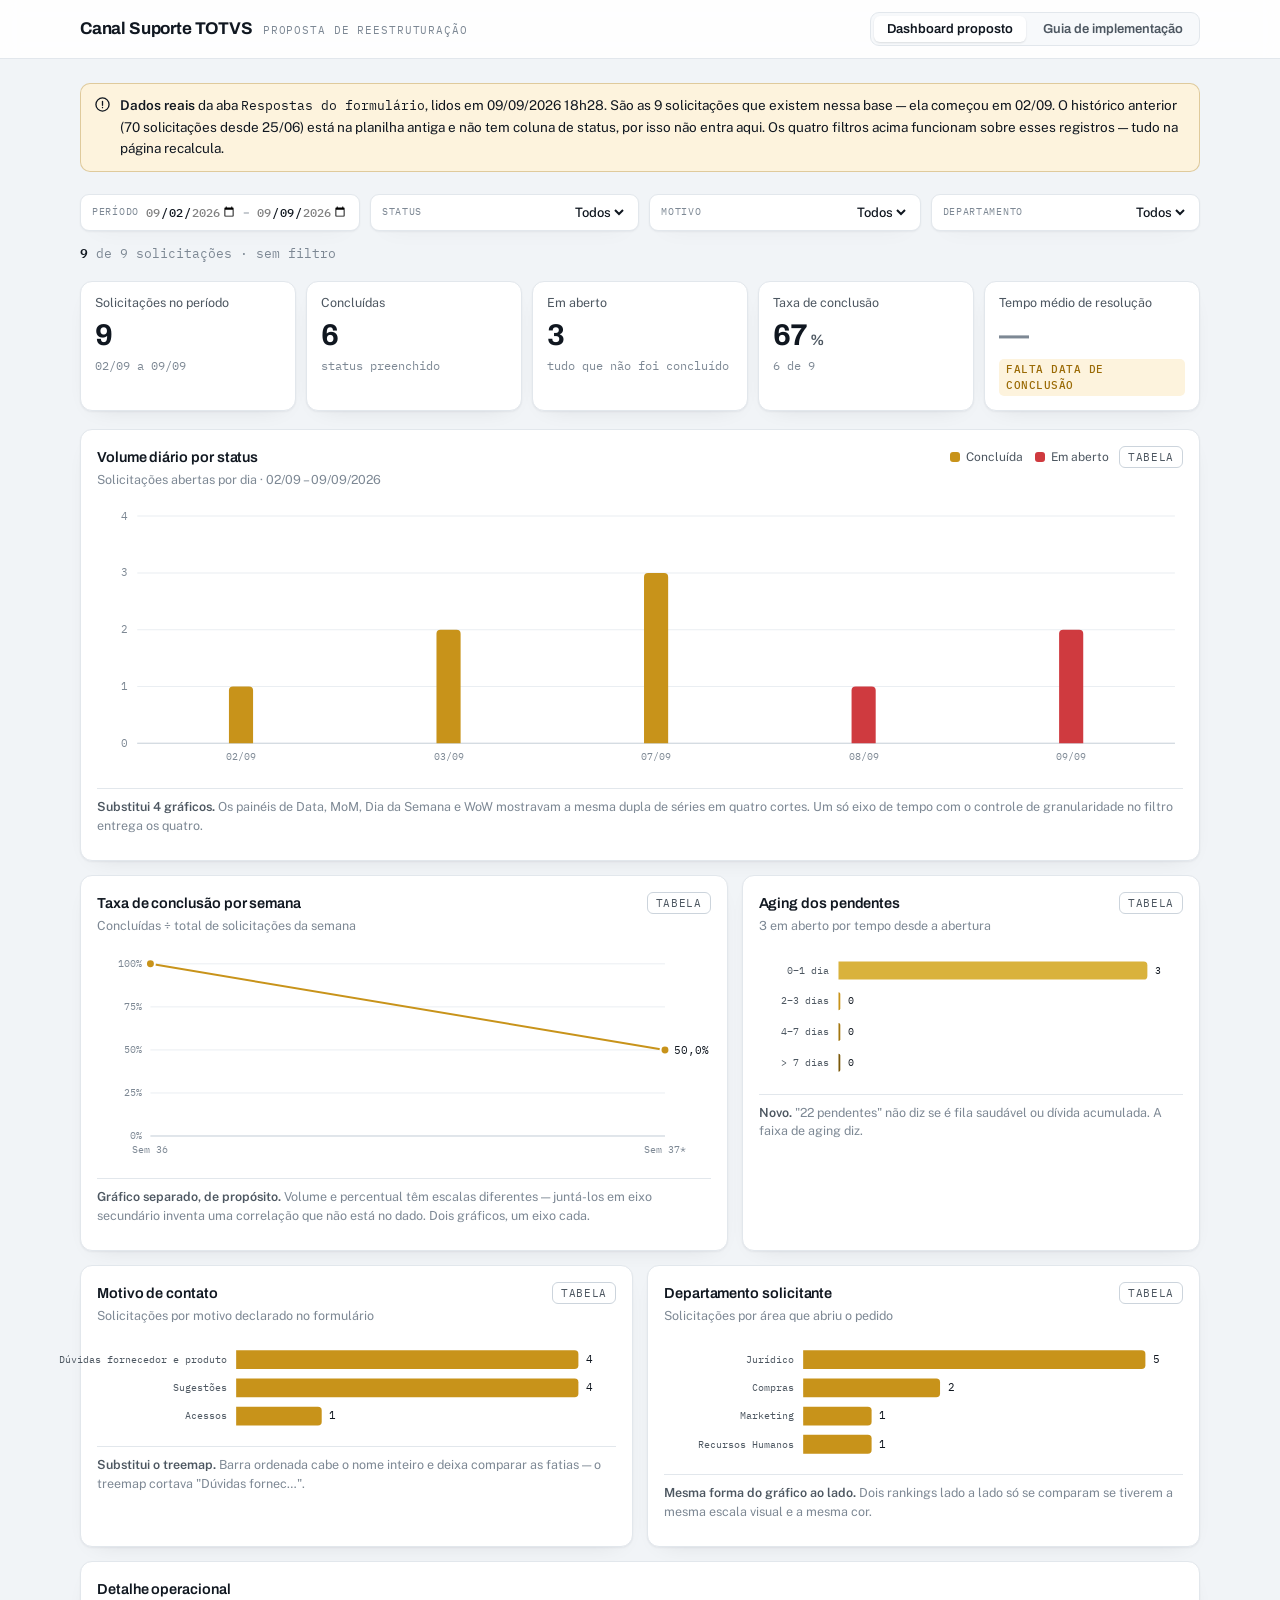
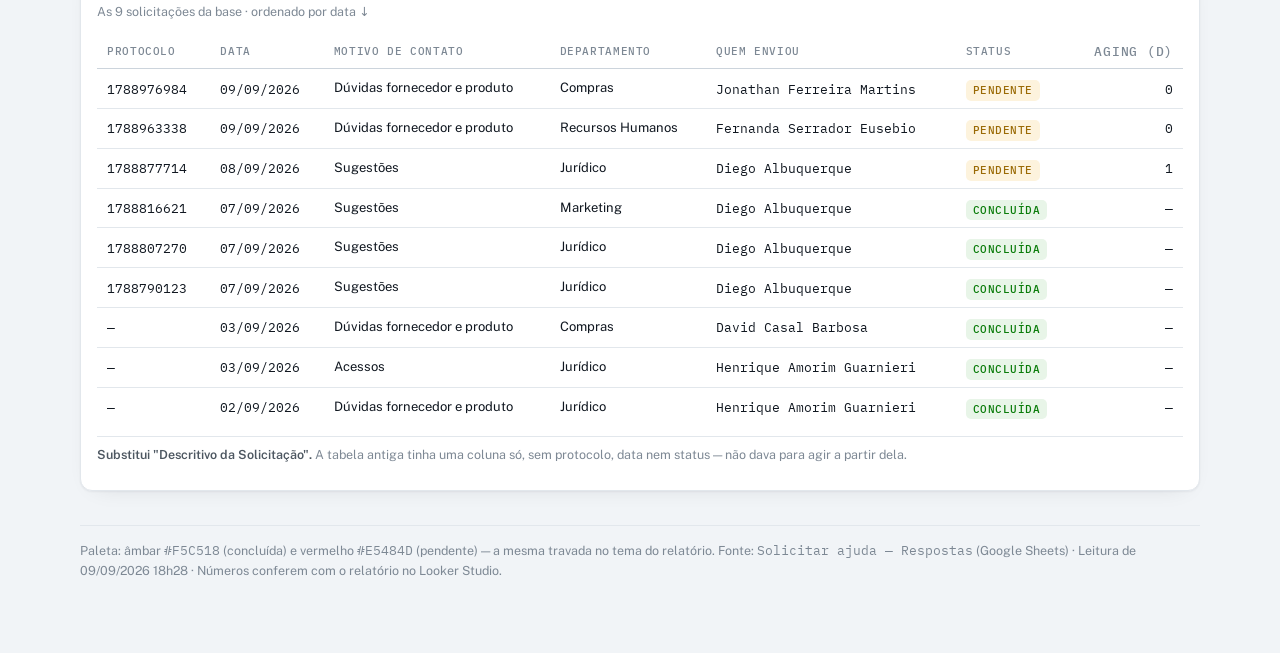
<file: painel-suporte-totvs (6).html>
<!doctype html>
<html lang="pt-BR">
<head>
<meta charset="utf-8">
<meta name="viewport" content="width=device-width, initial-scale=1">
<title>Painel Suporte TOTVS</title>
<meta name="description" content="Painel Canal - Suporte TOTVS com dados reais e filtros funcionais, mais o guia de implementação no Looker Studio.">
<link rel="stylesheet" href="https://fonts.googleapis.com/css2?family=Archivo:wght@500;600;700&family=Public+Sans:wght@400;500;600&family=IBM+Plex+Mono:wght@400;500&display=swap">
<style>
  html { color-scheme: light; }
  body { margin: 0; }
  img { max-width: 100%; }
  [hidden] { display: none !important; }
</style>
</head>
<body>
<style>
  :root {
    color-scheme: light;
    --plane:        #f1f4f7;
    --surface:      #ffffff;
    --surface-2:    #f7f9fb;
    --line:         #e2e7ec;
    --line-strong:  #ccd4dc;
    --ink:          #101720;
    --ink-2:        #4d5761;
    --ink-3:        #7d8894;
    --grid:         #eaeef2;
    --axis:         #ccd4dc;
    --s1:           #c8931a;
    --s2:           #cf3a3f;
    --ord-1:        #d9b23c;
    --ord-2:        #c8931a;
    --ord-3:        #a3760f;
    --ord-4:        #7a5809;
    --good:         #0a7c0a;
    --warning:      #9a6a05;
    --critical:     #b53232;
    --good-bg:      #e8f5e8;
    --warning-bg:   #fdf3dd;
    --critical-bg:  #fceaea;
    --shadow:       0 1px 2px rgba(16,23,32,.05), 0 8px 24px -16px rgba(16,23,32,.16);
  }
  @media (prefers-color-scheme: dark) {
    :root:where(:not([data-theme="light"])) {
      color-scheme: dark;
      --plane:        #0d1116;
      --surface:      #171c22;
      --surface-2:    #1d232b;
      --line:         #2a323b;
      --line-strong:  #3b4551;
      --ink:          #f2f5f8;
      --ink-2:        #aab4c0;
      --ink-3:        #7d8894;
      --grid:         #232a32;
      --axis:         #38414c;
      --s1:           #f5c518;
      --s2:           #e5484d;
      --ord-1:        #9a7a14;
      --ord-2:        #c09a14;
      --ord-3:        #dcb016;
      --ord-4:        #f5c518;
      --good:         #3fbb3f;
      --warning:      #e8ab27;
      --critical:     #e56c6c;
      --good-bg:      #14290f;
      --warning-bg:   #2e2308;
      --critical-bg:  #2e1414;
      --shadow:       0 1px 2px rgba(0,0,0,.4), 0 8px 24px -16px rgba(0,0,0,.8);
    }
  }
  :root[data-theme="dark"] {
    color-scheme: dark;
    --plane:        #0d1116;
    --surface:      #171c22;
    --surface-2:    #1d232b;
    --line:         #2a323b;
    --line-strong:  #3b4551;
    --ink:          #f2f5f8;
    --ink-2:        #aab4c0;
    --ink-3:        #7d8894;
    --grid:         #232a32;
    --axis:         #38414c;
    --s1:           #f5c518;
    --s2:           #e5484d;
    --ord-1:        #9a7a14;
    --ord-2:        #c09a14;
    --ord-3:        #dcb016;
    --ord-4:        #f5c518;
    --good:         #3fbb3f;
    --warning:      #e8ab27;
    --critical:     #e56c6c;
    --good-bg:      #14290f;
    --warning-bg:   #2e2308;
    --critical-bg:  #2e1414;
    --shadow:       0 1px 2px rgba(0,0,0,.4), 0 8px 24px -16px rgba(0,0,0,.8);
  }

  * { box-sizing: border-box; }
  body {
    margin: 0;
    background: var(--plane);
    color: var(--ink);
    font-family: "Public Sans", system-ui, -apple-system, "Segoe UI", sans-serif;
    font-size: 15px;
    line-height: 1.6;
    -webkit-font-smoothing: antialiased;
  }
  h1, h2, h3, h4 { font-family: "Archivo", system-ui, sans-serif; margin: 0; text-wrap: balance; }

  /* ---- top bar ---- */
  .topbar {
    position: sticky; top: 0; z-index: 40;
    background: color-mix(in srgb, var(--surface) 88%, transparent);
    backdrop-filter: blur(10px);
    border-bottom: 1px solid var(--line);
  }
  .topbar-in {
    max-width: 1160px; margin: 0 auto; padding: 12px 20px;
    display: flex; align-items: center; gap: 20px; flex-wrap: wrap;
  }
  .brand { display: flex; align-items: baseline; gap: 10px; margin-right: auto; }
  .brand strong { font-family: "Archivo"; font-weight: 700; font-size: 17px; letter-spacing: -.01em; }
  .brand span {
    font-family: "IBM Plex Mono", monospace; font-size: 11px; color: var(--ink-3);
    text-transform: uppercase; letter-spacing: .08em;
  }
  .tabs { display: flex; gap: 4px; background: var(--surface-2); padding: 3px; border-radius: 9px; border: 1px solid var(--line); }
  .tabs button {
    font-family: "Archivo"; font-weight: 600; font-size: 13px;
    border: 0; background: transparent; color: var(--ink-2);
    padding: 6px 13px; border-radius: 6px; cursor: pointer;
  }
  .tabs button[aria-selected="true"] { background: var(--surface); color: var(--ink); box-shadow: 0 1px 2px rgba(16,23,32,.12); }
  .tabs button:focus-visible { outline: 2px solid var(--s1); outline-offset: 1px; }

  main { max-width: 1160px; margin: 0 auto; padding: 24px 20px 72px; }

  .note {
    display: flex; gap: 10px; align-items: flex-start;
    background: var(--warning-bg); border: 1px solid color-mix(in srgb, var(--warning) 30%, transparent);
    color: var(--ink); border-radius: 10px; padding: 11px 14px; font-size: 13.5px; margin-bottom: 22px;
  }
  .note b { font-weight: 600; }
  .note svg { flex: none; margin-top: 2px; }

  /* ---- mock filter row ---- */
  .filters {
    display: grid; grid-template-columns: repeat(4, 1fr); gap: 10px; margin-bottom: 18px;
  }
  .ctl {
    background: var(--surface); border: 1px solid var(--line); border-radius: 9px;
    padding: 7px 11px; display: flex; align-items: center; gap: 8px; box-shadow: var(--shadow);
  }
  .ctl .k { font-family: "IBM Plex Mono", monospace; font-size: 10px; text-transform: uppercase; letter-spacing: .07em; color: var(--ink-3); flex: none; }
  .ctl select, .ctl input[type="date"] {
    font-family: inherit; font-size: 13px; font-weight: 500; color: var(--ink);
    background: transparent; border: 0; padding: 2px 0; margin-left: auto;
    max-width: 100%; min-width: 0; cursor: pointer;
  }
  .ctl select { text-align: right; text-align-last: right; }
  .ctl input[type="date"] { font-family: "IBM Plex Mono", monospace; font-size: 12px; cursor: text; }
  .ctl select:focus-visible, .ctl input:focus-visible { outline: 2px solid var(--s1); outline-offset: 2px; border-radius: 3px; }
  .ctl.range { gap: 6px; }
  .ctl.range .dash { color: var(--ink-3); font-size: 12px; flex: none; }
  .filterbar {
    display: flex; align-items: center; gap: 12px; flex-wrap: wrap;
    margin: -6px 0 18px; font-size: 12.5px; color: var(--ink-3);
  }
  .filterbar .count { font-family: "IBM Plex Mono", monospace; }
  .filterbar .count b { color: var(--ink); font-weight: 600; }
  .clearbtn {
    font-family: "IBM Plex Mono", monospace; font-size: 10.5px; text-transform: uppercase; letter-spacing: .06em;
    background: transparent; border: 1px solid var(--line-strong); color: var(--ink-2);
    padding: 3px 9px; border-radius: 6px; cursor: pointer;
  }
  .clearbtn:hover { color: var(--ink); border-color: var(--ink-3); }
  .clearbtn:focus-visible { outline: 2px solid var(--s1); outline-offset: 1px; }
  .empty {
    font-size: 13px; color: var(--ink-3); padding: 26px 4px; text-align: center;
  }

  /* ---- KPI row ---- */
  .kpis { display: grid; grid-template-columns: repeat(5, 1fr); gap: 10px; margin-bottom: 18px; }
  .tile {
    background: var(--surface); border: 1px solid var(--line); border-radius: 12px;
    padding: 13px 14px 14px; box-shadow: var(--shadow);
    display: flex; flex-direction: column; gap: 3px;
  }
  .tile .lbl { font-size: 12.5px; color: var(--ink-2); line-height: 1.35; }
  .tile .val { font-family: "Archivo"; font-weight: 700; font-size: 30px; line-height: 1.1; letter-spacing: -.02em; margin-top: 4px; }
  .tile .val small { font-size: 15px; font-weight: 600; color: var(--ink-2); margin-left: 2px; }
  .delta { font-family: "IBM Plex Mono", monospace; font-size: 11.5px; display: flex; align-items: baseline;
    gap: 5px; margin-top: 2px; flex-wrap: wrap; }
  .delta .dir, .delta .ref { white-space: nowrap; }
  .delta .dir { font-weight: 500; }
  .delta.up-bad .dir { color: var(--critical); }
  .delta.down-bad .dir { color: var(--critical); }
  .delta.up-good .dir { color: var(--good); }
  .delta .ref { color: var(--ink-3); }
  .chip {
    display: inline-flex; align-items: center; gap: 5px; align-self: flex-start;
    font-family: "IBM Plex Mono", monospace; font-size: 10.5px; font-weight: 500;
    text-transform: uppercase; letter-spacing: .05em;
    padding: 2px 7px; border-radius: 5px; margin-top: 4px;
  }
  .chip.warn { background: var(--warning-bg); color: var(--warning); }
  .chip.crit { background: var(--critical-bg); color: var(--critical); }
  .chip.ok   { background: var(--good-bg);    color: var(--good); }

  /* ---- chart grid ---- */
  .grid { display: grid; grid-template-columns: repeat(12, 1fr); gap: 14px; }
  .card {
    background: var(--surface); border: 1px solid var(--line); border-radius: 12px;
    padding: 16px 16px 12px; box-shadow: var(--shadow); min-width: 0;
    display: flex; flex-direction: column;
  }
  .span12 { grid-column: span 12; }
  .span7  { grid-column: span 7; }
  .span5  { grid-column: span 5; }
  .span6  { grid-column: span 6; }

  .card-head { display: flex; align-items: flex-start; gap: 12px; margin-bottom: 2px; }
  .card-head h3 { font-size: 14.5px; font-weight: 600; letter-spacing: -.005em; }
  .card-head .sub { font-size: 12.5px; color: var(--ink-3); margin-top: 1px; }
  .card-head .right { margin-left: auto; display: flex; align-items: center; gap: 10px; flex: none; }

  .legend { display: flex; gap: 12px; align-items: center; }
  .legend span { display: inline-flex; align-items: center; gap: 6px; font-size: 12px; color: var(--ink-2); }
  .swatch { width: 10px; height: 10px; border-radius: 3px; flex: none; }

  .tbtn {
    font-family: "IBM Plex Mono", monospace; font-size: 10.5px; text-transform: uppercase; letter-spacing: .06em;
    background: transparent; border: 1px solid var(--line-strong); color: var(--ink-2);
    padding: 3px 8px; border-radius: 6px; cursor: pointer;
  }
  .tbtn:hover { color: var(--ink); border-color: var(--ink-3); }
  .tbtn:focus-visible { outline: 2px solid var(--s1); outline-offset: 1px; }

  .plot { margin-top: 10px; }
  .plot svg { display: block; width: 100%; height: auto; overflow: visible; }
  .plot text { font-family: "IBM Plex Mono", monospace; }

  .why {
    font-size: 12.5px; color: var(--ink-3); border-top: 1px solid var(--line);
    margin-top: 10px; padding-top: 9px; line-height: 1.5;
  }
  .why b { color: var(--ink-2); font-weight: 600; }

  /* ---- tables ---- */
  .tblwrap { overflow-x: auto; margin-top: 10px; }
  table { border-collapse: collapse; width: 100%; font-size: 13px; }
  th, td { text-align: left; padding: 7px 10px; border-bottom: 1px solid var(--line); white-space: nowrap; }
  th {
    font-family: "IBM Plex Mono", monospace; font-size: 10.5px; text-transform: uppercase;
    letter-spacing: .06em; color: var(--ink-3); font-weight: 500; border-bottom: 1px solid var(--line-strong);
  }
  td.num, th.num { text-align: right; font-variant-numeric: tabular-nums; font-family: "IBM Plex Mono", monospace; font-size: 12.5px; }
  tbody tr:last-child td { border-bottom: 0; }
  .mono { font-family: "IBM Plex Mono", monospace; font-size: 12.5px; }
  .dot { display: inline-block; width: 8px; height: 8px; border-radius: 2px; margin-right: 6px; vertical-align: 1px; }

  /* ---- tooltip ---- */
  #tip {
    position: fixed; z-index: 90; pointer-events: none; opacity: 0;
    transition: opacity .08s linear;
    background: var(--surface); border: 1px solid var(--line-strong); border-radius: 8px;
    box-shadow: 0 4px 18px rgba(16,23,32,.18); padding: 8px 10px; font-size: 12.5px; min-width: 130px;
  }
  #tip .t-title { font-family: "IBM Plex Mono", monospace; font-size: 10.5px; text-transform: uppercase; letter-spacing: .06em; color: var(--ink-3); margin-bottom: 4px; }
  #tip .t-row { display: flex; align-items: center; gap: 7px; }
  #tip .t-row .t-v { margin-left: auto; font-variant-numeric: tabular-nums; font-family: "IBM Plex Mono", monospace; font-weight: 500; }

  .hit { fill: transparent; }

  /* ---- guide ---- */
  .guide { max-width: 76ch; margin: 0 auto; }
  .eyebrow {
    font-family: "IBM Plex Mono", monospace; font-size: 10.5px; text-transform: uppercase;
    letter-spacing: .09em; color: var(--ink-3); margin-bottom: 6px;
  }
  .guide h2 { font-size: 22px; font-weight: 700; letter-spacing: -.015em; margin-bottom: 6px; }
  .guide h3 { font-size: 15.5px; font-weight: 600; margin-bottom: 4px; }
  .guide > p { color: var(--ink-2); margin: 0 0 24px; }
  .sec { margin-bottom: 34px; }
  .sec > .sec-hd { margin-bottom: 14px; }

  ol.steps { list-style: none; counter-reset: st; padding: 0; margin: 0; }
  ol.steps > li {
    counter-increment: st; position: relative; padding-left: 44px; padding-bottom: 22px;
  }
  ol.steps > li::before {
    content: counter(st, decimal-leading-zero);
    position: absolute; left: 0; top: 0;
    font-family: "IBM Plex Mono", monospace; font-size: 11px; font-weight: 500;
    color: var(--ink-3); background: var(--surface-2);
    border: 1px solid var(--line); border-radius: 7px;
    width: 30px; height: 26px; display: grid; place-items: center;
  }
  ol.steps > li::after {
    content: ""; position: absolute; left: 15px; top: 30px; bottom: 0; width: 1px; background: var(--line);
  }
  ol.steps > li:last-child::after { display: none; }
  ol.steps h4 { font-size: 14.5px; font-weight: 600; margin-bottom: 3px; }
  ol.steps p { margin: 0 0 8px; color: var(--ink-2); font-size: 14px; }
  ol.steps p:last-child { margin-bottom: 0; }

  .cfg {
    background: var(--surface); border: 1px solid var(--line); border-radius: 10px;
    overflow: hidden; margin: 10px 0 0;
  }
  .cfg dl { margin: 0; display: grid; grid-template-columns: minmax(120px, 34%) 1fr; }
  .cfg dt, .cfg dd { margin: 0; padding: 7px 12px; border-top: 1px solid var(--line); font-size: 13px; }
  .cfg dt {
    font-family: "IBM Plex Mono", monospace; font-size: 11px; text-transform: uppercase;
    letter-spacing: .05em; color: var(--ink-3); background: var(--surface-2);
  }
  .cfg dd { color: var(--ink); }
  .cfg dl > dt:first-child, .cfg dl > dt:first-child + dd { border-top: 0; }

  code {
    font-family: "IBM Plex Mono", monospace; font-size: .88em;
    background: var(--surface-2); border: 1px solid var(--line);
    padding: 1px 5px; border-radius: 5px; white-space: nowrap;
  }
  pre {
    font-family: "IBM Plex Mono", monospace; font-size: 12.5px; line-height: 1.65;
    background: var(--surface); border: 1px solid var(--line); border-radius: 10px;
    padding: 12px 14px; overflow-x: auto; margin: 10px 0 0;
  }
  pre code { background: none; border: 0; padding: 0; white-space: pre; font-size: 1em; }

  ul.plain { margin: 0; padding-left: 20px; color: var(--ink-2); font-size: 14px; }
  ul.plain li { margin-bottom: 6px; }
  ul.plain b, ol.steps b { color: var(--ink); font-weight: 600; }

  .kill { display: grid; gap: 8px; }
  .kill-row {
    display: grid; grid-template-columns: 1fr auto 1fr; gap: 12px; align-items: center;
    background: var(--surface); border: 1px solid var(--line); border-radius: 10px; padding: 10px 13px; font-size: 13.5px;
  }
  .kill-row .from { color: var(--ink-2); }
  .kill-row .to { font-weight: 500; }
  .kill-row .arr { color: var(--ink-3); font-family: "IBM Plex Mono", monospace; font-size: 11px; }

  footer { border-top: 1px solid var(--line); margin-top: 34px; padding-top: 14px; font-size: 12.5px; color: var(--ink-3); }

  @media (max-width: 900px) {
    .kpis { grid-template-columns: repeat(2, 1fr); }
    .filters { grid-template-columns: repeat(2, 1fr); }
    .span7, .span5, .span6 { grid-column: span 12; }
    .cfg dl { grid-template-columns: 1fr; }
    .cfg dd { padding-top: 0; }
    .cfg dl > dt:first-child + dd { border-top: 0; }
    .kill-row { grid-template-columns: 1fr; gap: 4px; }
  }
  @media (prefers-reduced-motion: reduce) {
    * { transition: none !important; animation: none !important; }
  }
</style>

<div class="topbar">
  <div class="topbar-in">
    <div class="brand">
      <strong>Canal Suporte TOTVS</strong>
      <span>proposta de reestruturação</span>
    </div>
    <div class="tabs" role="tablist" aria-label="Visualizações">
      <button role="tab" id="tab-dash" aria-controls="p-dash" aria-selected="true">Dashboard proposto</button>
      <button role="tab" id="tab-guide" aria-controls="p-guide" aria-selected="false">Guia de implementação</button>
    </div>
  </div>
</div>

<main>
  <!-- ================= DASHBOARD ================= -->
  <section id="p-dash" role="tabpanel" aria-labelledby="tab-dash">

    <div class="note">
      <svg width="15" height="15" viewBox="0 0 16 16" fill="none" aria-hidden="true"><circle cx="8" cy="8" r="7" stroke="currentColor" stroke-width="1.4"/><path d="M8 4.6v4.2M8 11.2v.2" stroke="currentColor" stroke-width="1.4" stroke-linecap="round"/></svg>
      <div><b>Dados reais</b> da aba <span class="mono">Respostas do formulário</span>, lidos em 09/09/2026 18h28. São as 9 solicitações que existem nessa base — ela começou em 02/09. O histórico anterior (70 solicitações desde 25/06) está na planilha antiga e não tem coluna de status, por isso não entra aqui. Os quatro filtros acima funcionam sobre esses registros — tudo na página recalcula.</div>
    </div>

    <div class="filters">
      <div class="ctl range">
        <span class="k">Período</span>
        <input type="date" id="f-from" aria-label="Data inicial" min="2026-09-02" max="2026-09-09" value="2026-09-02">
        <span class="dash">–</span>
        <input type="date" id="f-to" aria-label="Data final" min="2026-09-02" max="2026-09-09" value="2026-09-09">
      </div>
      <div class="ctl">
        <span class="k">Status</span>
        <select id="f-status" aria-label="Status"><option value="">Todos</option></select>
      </div>
      <div class="ctl">
        <span class="k">Motivo</span>
        <select id="f-motivo" aria-label="Motivo de contato"><option value="">Todos</option></select>
      </div>
      <div class="ctl">
        <span class="k">Departamento</span>
        <select id="f-depto" aria-label="Departamento solicitante"><option value="">Todos</option></select>
      </div>
    </div>

    <div class="filterbar">
      <span class="count" id="f-count"></span>
      <button class="clearbtn" id="f-clear" type="button">Limpar filtros</button>
    </div
    </div>

    <div class="kpis">
      <div class="tile">
        <span class="lbl">Solicitações no período</span>
        <span class="val" id="k-total">9</span>
        <span class="delta"><span class="ref" id="k-span">02/09 a 09/09</span></span>
      </div>
      <div class="tile">
        <span class="lbl">Concluídas</span>
        <span class="val" id="k-done">6</span>
        <span class="delta"><span class="ref">status preenchido</span></span>
      </div>
      <div class="tile">
        <span class="lbl">Em aberto</span>
        <span class="val" id="k-open">3</span>
        <span class="delta"><span class="ref">tudo que não foi concluído</span></span>
      </div>
      <div class="tile">
        <span class="lbl">Taxa de conclusão</span>
        <span class="val" id="k-rate">67<small>%</small></span>
        <span class="delta"><span class="ref" id="k-frac">6 de 9</span></span>
      </div>
      <div class="tile">
        <span class="lbl">Tempo médio de resolução</span>
        <span class="val" style="color:var(--ink-3)">—</span>
        <span class="chip warn">falta data de conclusão</span>
      </div>
    </div>

    <div class="grid">

      <div class="card span12">
        <div class="card-head">
          <div>
            <h3>Volume diário por status</h3>
            <div class="sub">Solicitações abertas por dia · 02/09 – 09/09/2026</div>
          </div>
          <div class="right">
            <div class="legend">
              <span><i class="swatch" style="background:var(--s1)"></i>Concluída</span>
              <span><i class="swatch" style="background:var(--s2)"></i>Em aberto</span>
            </div>
            <button class="tbtn" data-toggle="t-daily">Tabela</button>
          </div>
        </div>
        <div class="plot" id="c-daily"></div>
        <div class="tblwrap" id="t-daily" hidden></div>
        <p class="why"><b>Substitui 4 gráficos.</b> Os painéis de Data, MoM, Dia da Semana e WoW mostravam a mesma dupla de séries em quatro cortes. Um só eixo de tempo com o controle de granularidade no filtro entrega os quatro.</p>
      </div>

      <div class="card span7">
        <div class="card-head">
          <div>
            <h3>Taxa de conclusão por semana</h3>
            <div class="sub">Concluídas ÷ total de solicitações da semana</div>
          </div>
          <div class="right"><button class="tbtn" data-toggle="t-rate">Tabela</button></div>
        </div>
        <div class="plot" id="c-rate"></div>
        <div class="tblwrap" id="t-rate" hidden></div>
        <p class="why"><b>Gráfico separado, de propósito.</b> Volume e percentual têm escalas diferentes — juntá-los em eixo secundário inventa uma correlação que não está no dado. Dois gráficos, um eixo cada.</p>
      </div>

      <div class="card span5">
        <div class="card-head">
          <div>
            <h3>Aging dos pendentes</h3>
            <div class="sub">3 em aberto por tempo desde a abertura</div>
          </div>
          <div class="right"><button class="tbtn" data-toggle="t-aging">Tabela</button></div>
        </div>
        <div class="plot" id="c-aging"></div>
        <div class="tblwrap" id="t-aging" hidden></div>
        <p class="why"><b>Novo.</b> "22 pendentes" não diz se é fila saudável ou dívida acumulada. A faixa de aging diz.</p>
      </div>

      <div class="card span6">
        <div class="card-head">
          <div>
            <h3>Motivo de contato</h3>
            <div class="sub">Solicitações por motivo declarado no formulário</div>
          </div>
          <div class="right"><button class="tbtn" data-toggle="t-motivo">Tabela</button></div>
        </div>
        <div class="plot" id="c-motivo"></div>
        <div class="tblwrap" id="t-motivo" hidden></div>
        <p class="why"><b>Substitui o treemap.</b> Barra ordenada cabe o nome inteiro e deixa comparar as fatias — o treemap cortava "Dúvidas fornec…".</p>
      </div>

      <div class="card span6">
        <div class="card-head">
          <div>
            <h3>Departamento solicitante</h3>
            <div class="sub">Solicitações por área que abriu o pedido</div>
          </div>
          <div class="right"><button class="tbtn" data-toggle="t-depto">Tabela</button></div>
        </div>
        <div class="plot" id="c-depto"></div>
        <div class="tblwrap" id="t-depto" hidden></div>
        <p class="why"><b>Mesma forma do gráfico ao lado.</b> Dois rankings lado a lado só se comparam se tiverem a mesma escala visual e a mesma cor.</p>
      </div>

      <div class="card span12">
        <div class="card-head">
          <div>
            <h3>Detalhe operacional</h3>
            <div class="sub">As 9 solicitações da base · ordenado por data ↓</div>
          </div>
        </div>
        <div class="tblwrap" id="t-detail"></div>
        <p class="why"><b>Substitui "Descritivo da Solicitação".</b> A tabela antiga tinha uma coluna só, sem protocolo, data nem status — não dava para agir a partir dela.</p>
      </div>

    </div>

    <footer>
      Paleta: âmbar <span class="mono">#F5C518</span> (concluída) e vermelho <span class="mono">#E5484D</span> (pendente) — a mesma travada no tema do relatório. Fonte: <span class="mono">Solicitar ajuda — Respostas</span> (Google Sheets) · Leitura de 09/09/2026 18h28 · Números conferem com o relatório no Looker Studio.
    </footer>
  </section>

  <!-- ================= GUIDE ================= -->
  <section id="p-guide" role="tabpanel" aria-labelledby="tab-guide" hidden>
    <div class="guide">
      <div class="eyebrow">Execução no Looker Studio</div>
      <h2>De 11 componentes para 8, na ordem certa</h2>
      <p>A ordem importa: tema e campos calculados antes dos gráficos, senão você reconfigura cor e métrica em cada componente. Os nomes de campo abaixo são os que estão na sua fonte <span class="mono">Solicitar ajuda — Respostas</span>.</p>

      <div class="sec">
        <div class="sec-hd">
          <h3>Antes de tudo: falta uma coluna na planilha</h3>
        </div>
        <p style="color:var(--ink-2); font-size:14px; margin:0 0 12px">Três dos cinco KPIs propostos — tempo médio de resolução, aging e SLA — dependem de saber <b>quando</b> a solicitação foi concluída. Isso não existe na fonte hoje: há <code>DATA</code> (abertura) e <code>Status</code>, mas nenhuma data de fechamento. Sem ela, o painel fica só com contagem.</p>
        <ul class="plain">
          <li>Adicione <code>DATA CONCLUSÃO</code> na planilha de respostas, preenchida quando o status vira <i>Solicitação Concluída</i>. Se o fluxo é manual, um <b>Apps Script <code>onEdit</code></b> que estampa <code>new Date()</code> na linha resolve e evita esquecimento.</li>
          <li>Trave <code>Status</code> numa <b>lista de validação</b> com exatamente dois valores. Hoje o risco é aparecer "Concluída" e "Solicitação Concluída" como categorias diferentes e quebrar todo gráfico.</li>
          <li>Apague as colunas auxiliares <code>MÊS</code>, <code>SEMANA</code> e <code>DIA DA SEMANA</code>. O Looker deriva mês, semana ISO e dia da semana de <code>DATA</code> nativamente — mantê-las como texto só duplica dimensão e foi o que gerou os cinco filtros de tempo.</li>
          <li><code>PERÍODO</code> e <code>DATA</code> são os dois campos de data da fonte. Defina <b>um</b> como dimensão de data padrão da fonte (Editar fonte → coluna "Período padrão") e use só ele.</li>
        </ul>
      </div>

      <div class="sec">
        <div class="sec-hd">
          <h3>Consertar as colunas auxiliares da planilha</h3>
        </div>
        <p style="color:var(--ink-2); font-size:14px; margin:0 0 12px">As colunas <code>MÊS</code>, <code>DATA</code>, <code>SEMANA</code>, <code>PERÍODO</code> e <code>DIA DA SEMANA</code> não são fórmula — são arrasto manual, e pararam na linha 8. As duas solicitações de 09/09 chegaram sem elas e sem <code>Status</code>: é daí que vem a série <code>null</code> no gráfico e a linha com data vazia na tabela. Trocar por <code>ARRAYFORMULA</code> resolve de uma vez, porque passa a preencher cada resposta nova sozinha.</p>
        <p style="color:var(--ink-2); font-size:14px; margin:0 0 12px">A raiz do problema é que <code>Data e hora</code> chega como <b>texto</b> (<span class="mono">"2 de set., 2026 19h42min01s"</span>), não como data — nem o Looker nem uma fórmula simples leem isso. Por isso <code>DATA</code> precisa ser derivada com <code>REGEXEXTRACT</code>. Todas as outras saem dela.</p>
        <p style="color:var(--ink-2); font-size:14px; margin:0 0 12px"><b>Antes de colar:</b> apague os valores manuais de <code>J2:N</code> (as cinco colunas), senão a fórmula devolve <span class="mono">#REF!</span>. Depois cole cada uma na <b>linha 2</b> da coluna correspondente.</p>
        <pre><code>K2 — DATA (a única que faz o parse; as outras dependem dela)
=ARRAYFORMULA(IF(G2:G="";"";IFERROR(DATE(
   VALUE(REGEXEXTRACT(G2:G;", (\d{4})"));
   MATCH(REGEXEXTRACT(G2:G;" de (\w{3})");
         {"jan";"fev";"mar";"abr";"mai";"jun";
          "jul";"ago";"set";"out";"nov";"dez"};0);
   VALUE(REGEXEXTRACT(G2:G;"^(\d+)"))
 );"")))

J2 — MÊS
=ARRAYFORMULA(IF(K2:K="";"";TEXT(K2:K;"mmmm")))

L2 — SEMANA  (semana ISO; confere com a sua tabela-calendário)
=ARRAYFORMULA(IF(K2:K="";"";ISOWEEKNUM(K2:K)))

M2 — PERÍODO  (segunda a domingo, como você já usa)
=ARRAYFORMULA(IF(K2:K="";"";
   TEXT(K2:K-WEEKDAY(K2:K;2)+1;"dd/mm/yyyy")&" - "&
   TEXT(K2:K-WEEKDAY(K2:K;2)+7;"dd/mm/yyyy")))

N2 — DIA DA SEMANA
=ARRAYFORMULA(IF(K2:K="";"";TEXT(K2:K;"dddd")))</code></pre>
        <p style="color:var(--ink-3); font-size:13px; margin:10px 0 0">Notas de locale: o separador de argumentos é <code>;</code> em planilha pt-BR (se a sua estiver em inglês, troque por <code>,</code> e o <code>{"jan";…}</code> por <code>{"jan"\;…}</code>). Se <code>"yyyy"</code> não pegar, use <code>"aaaa"</code>. Com <code>ISOWEEKNUM</code> no lugar do <code>PROCV</code>, a aba-calendário deixa de ser necessária para essas colunas.</p>
        <p style="color:var(--ink-2); font-size:14px; margin:12px 0 0"><b>E trave o <code>Status</code>:</b> selecione <code>I2:I</code> → Dados → Validação de dados → Lista de itens, com exatamente <span class="mono">Solicitação Concluída</span> e <span class="mono">Pendente</span>. É o que evita "Concluída" e "Solicitação Concluída" virarem duas categorias e quebrarem os quatro KPIs de uma vez.</p>
      </div>

      <div class="sec">
        <div class="sec-hd">
          <h3>Campos calculados a criar na fonte</h3>
        </div>
        <p style="color:var(--ink-2); font-size:14px; margin:0 0 4px">Crie na <b>fonte de dados</b>, não no gráfico — assim ficam reutilizáveis em todos os componentes.</p>
        <pre><code>-- Em aberto  (tudo que não foi concluído, inclusive sem status)
SUM(CASE WHEN Status = "Solicitação Concluída" THEN 0 ELSE 1 END)

-- Taxa de conclusão  (formato: Percent(0) — veja a nota do 100 *)
100 * SUM(CASE WHEN Status = "Solicitação Concluída" THEN 1 ELSE 0 END)
    / SUM(CASE WHEN Status IS NULL THEN 1 ELSE 1 END)

-- TMR em dias  (média = tempo médio de resolução)
DATE_DIFF(DATA CONCLUSÃO, DATA)

-- Aging em dias  (só faz sentido para pendentes)
DATE_DIFF(CURRENT_DATE(), DATA)

-- Faixa de aging  -- o prefixo numérico é o que ordena
CASE
  WHEN Status != "Pendente" THEN NULL
  WHEN DATE_DIFF(CURRENT_DATE(), DATA) &lt;= 1 THEN "1. 0–1 dia"
  WHEN DATE_DIFF(CURRENT_DATE(), DATA) &lt;= 3 THEN "2. 2–3 dias"
  WHEN DATE_DIFF(CURRENT_DATE(), DATA) &lt;= 7 THEN "3. 4–7 dias"
  ELSE "4. &gt; 7 dias"
END</code></pre>
        <p style="color:var(--ink-2); font-size:14px; margin:10px 0 0"><b>Dois detalhes que quebram a faixa de KPIs se você errar.</b> O denominador tem que ser <i>todas</i> as linhas — é o que <code>SUM(CASE WHEN Status IS NULL THEN 1 ELSE 1 END)</code> faz, porque devolve 1 para cada registro. Se você usar <code>COUNT(protocolo)</code> ou deixar os nulos fora, "concluídas + em aberto" deixa de somar o total e o painel passa a esconder solicitações. E "em aberto" precisa contar quem está sem status: uma solicitação sem status não foi concluída, então ela está aberta.</p>
        <p style="color:var(--ink-2); font-size:14px; margin:10px 0 0">O <code>100 *</code> é necessário porque o formato <b>Percent</b> do Looker só acrescenta o símbolo — ele não multiplica. Sem isso, 0,67 aparece como "1%".</p>
        <p style="color:var(--ink-3); font-size:13px; margin:10px 0 0">O prefixo <code>1.</code> / <code>2.</code> não é enfeite: o Looker ordena saída de <code>CASE</code> alfabeticamente, então sem ele "0–1 dia" cai depois de "> 7 dias".</p>
      </div>

      <div class="sec">
        <div class="sec-hd">
          <h3>Passo a passo</h3>
        </div>
        <ol class="steps">

          <li>
            <h4>Duplique o relatório antes de mexer</h4>
            <p><b>Arquivo → Fazer uma cópia.</b> Renomeie para <span class="mono">Canal Suporte TOTVS — v2</span> e trabalhe na cópia. O relatório atual já é compartilhado; você não quer que o comitê abra no meio da reforma.</p>
          </li>

          <li>
            <h4>Trave as cores de status no tema, não nos gráficos</h4>
            <p><b>Tema e layout → Personalizar → Cores por valor de dimensão.</b> Mapeie <code>Status</code> uma única vez e todo componente novo já nasce com a cor certa.</p>
            <div class="cfg"><dl>
              <dt>Pendente</dt><dd><span class="dot" style="background:var(--s2)"></span><span class="mono">#EB6834</span> — laranja, a cor que pede ação</dd>
              <dt>Concluída</dt><dd><span class="dot" style="background:var(--s1)"></span><span class="mono">#2A78D6</span> — azul, informação em repouso</dd>
            </dl></div>
            <p style="margin-top:10px">Hoje está invertido: concluída em amarelo vivo e pendente em cinza apagado, ou seja, o olho vai justamente para o que não precisa de nada. O par azul/laranja também é seguro para daltonismo — cinza vs. amarelo não é.</p>
          </li>

          <li>
            <h4>Exclua os componentes redundantes</h4>
            <p>Antes de criar qualquer coisa, tire o que vai sair. Sobra espaço e você para de mover gráfico velho pela tela.</p>
            <div class="kill">
              <div class="kill-row"><span class="from">Barras por Data · MoM · Dia da Semana · WoW</span><span class="arr">→</span><span class="to">1 gráfico de colunas empilhadas</span></div>
              <div class="kill-row"><span class="from">Barras de Status Solicitações</span><span class="arr">→</span><span class="to">absorvido pelos scorecards</span></div>
              <div class="kill-row"><span class="from">Treemap Solicitante · Treemap Departamento</span><span class="arr">→</span><span class="to">2 gráficos de barras horizontais</span></div>
              <div class="kill-row"><span class="from">Os 2 scorecards gigantes sem rótulo</span><span class="arr">→</span><span class="to">faixa de 5 KPIs rotulados</span></div>
            </div>
          </li>

          <li>
            <h4>Reduza de 11 filtros para 4 no topo</h4>
            <p>Mantenha na tela apenas <b>Período</b>, <b>Status</b>, <b>Motivo de contato?</b> e <b>Departamento Solicitante?</b>. Os outros sete vão para a barra de filtros lateral, que é colapsável: <b>Arquivo → Configurações do relatório → Mostrar barra de filtros</b>.</p>
            <p>Data, MÊS, SEMANA, DIA DA SEMANA e PERÍODO são cinco controles para a mesma dimensão. Um controle de intervalo de datas com comparação substitui os cinco.</p>
            <p><b>E o de período tem que ser do tipo certo.</b> O controle que estava lá era uma <i>lista suspensa</i> sobre a coluna <code>PERÍODO</code> — e essa coluna é texto (<span class="mono">"31/08/2026 - 06/09/2026"</span>) que o Looker interpretou como data. O resultado eram opções inventadas: "13 de set. de 2026", "9 de jun. de 2026" e "null". Filtrar por ali não devolvia nada coerente.</p>
            <p>O certo é <b>Adicionar um controle → Controle de período</b>, que abre um calendário de intervalo e filtra sobre <code>DATA</code>. Se quiser evitar que o Looker volte a inventar datas, mude o tipo de <code>PERÍODO</code> para <b>Texto</b> na fonte — mas lembre que a fonte é compartilhada com o relatório original.</p>
          </li>

          <li>
            <h4>Faixa de KPIs: 5 scorecards com comparação</h4>
            <p>Todos com <b>Dados → Período de comparação → Período anterior</b> e <b>Estilo → Mostrar comparação como → Diferença percentual</b> (exceto os dois de contagem absoluta, onde diferença bruta lê melhor).</p>
            <div class="cfg"><dl>
              <dt>Solicitações</dt><dd><code>Record Count</code> — rótulo "Solicitações no período"</dd>
              <dt>Pendentes</dt><dd><code>SUM(Pendente?)</code> — comparação em diferença bruta</dd>
              <dt>Taxa de conclusão</dt><dd><code>Taxa de conclusão</code> — formato percentual, 1 decimal</dd>
              <dt>TMR</dt><dd><code>AVG(TMR em dias)</code> — 1 decimal, sufixo " d"</dd>
              <dt>Fora do SLA</dt><dd><code>SUM(Pendente?)</code> com filtro <code>Aging em dias &gt; 3</code> no componente</dd>
            </dl></div>
            <p style="margin-top:10px">O rótulo é obrigatório. Hoje são dois números soltos — "3" e "1" — e ninguém que abre o relatório sabe o que eles contam.</p>
          </li>

          <li>
            <h4>Gráfico principal: colunas empilhadas por dia</h4>
            <div class="cfg"><dl>
              <dt>Tipo</dt><dd>Gráfico de colunas empilhadas</dd>
              <dt>Dimensão</dt><dd><code>DATA</code> · granularidade <b>Dia</b></dd>
              <dt>Detalhamento</dt><dd><code>Status</code></dd>
              <dt>Métrica</dt><dd><code>Record Count</code></dd>
              <dt>Ordenar</dt><dd><code>DATA</code> crescente</dd>
              <dt>Estilo</dt><dd>Legenda no topo · sem rótulos de dados nas pilhas · grade de eixo em cinza claro · eixo Y começando em 0</dd>
            </dl></div>
            <p style="margin-top:10px">Adicione ao lado um <b>controle de granularidade</b> (Adicionar um controle → Lista suspensa sobre a dimensão de data) para o leitor escolher dia, semana ou mês. É isso que aposenta o MoM e o WoW.</p>
          </li>

          <li>
            <h4>Taxa de conclusão: gráfico próprio, nunca eixo secundário</h4>
            <div class="cfg"><dl>
              <dt>Tipo</dt><dd>Gráfico de linhas</dd>
              <dt>Dimensão</dt><dd><code>DATA</code> · granularidade <b>Semana ISO</b></dd>
              <dt>Métrica</dt><dd><code>Taxa de conclusão</code></dd>
              <dt>Estilo</dt><dd>1 série (sem legenda) · pontos visíveis · eixo Y de 0 a 100% fixo</dd>
            </dl></div>
            <p style="margin-top:10px">A tentação é jogar a linha no eixo secundário do gráfico de volume. Não faça: as duas escalas são arbitrárias uma em relação à outra e o gráfico passa a sugerir correlação que o dado não tem. Fixar o eixo em 0–100% também evita que uma variação de 2 p.p. pareça um desabamento.</p>
          </li>

          <li>
            <h4>Motivo e Departamento: barras horizontais idênticas</h4>
            <div class="cfg"><dl>
              <dt>Tipo</dt><dd>Gráfico de barras, orientação horizontal</dd>
              <dt>Dimensão</dt><dd><code>Motivo de contato?</code> / <code>Departamento Solicitante?</code></dd>
              <dt>Métrica</dt><dd><code>Record Count</code></dd>
              <dt>Ordenar</dt><dd><code>Record Count</code> decrescente</dd>
              <dt>Linhas</dt><dd>6 + <b>Mostrar "Outros"</b> ativado</dd>
              <dt>Estilo</dt><dd>Série única em <span class="mono">#2A78D6</span> · rótulos de dados ativados · sem eixo X</dd>
            </dl></div>
            <p style="margin-top:10px">Série única quer dizer <b>uma cor para todas as barras</b>. Não pinte cada barra de uma cor nem faça degradê por tamanho: o comprimento já diz quem é maior, e colorir por ranking faz a cor mudar de dono quando alguém filtra.</p>
          </li>

          <li>
            <h4>Aging dos pendentes</h4>
            <div class="cfg"><dl>
              <dt>Tipo</dt><dd>Gráfico de barras horizontais</dd>
              <dt>Dimensão</dt><dd><code>Faixa de aging</code></dd>
              <dt>Métrica</dt><dd><code>Record Count</code></dd>
              <dt>Ordenar</dt><dd><code>Faixa de aging</code> crescente (é o prefixo numérico agindo)</dd>
              <dt>Estilo</dt><dd>Tons de azul do claro ao escuro conforme a faixa envelhece</dd>
            </dl></div>
            <p style="margin-top:10px">Aqui a escala de cor é legítima, porque as faixas <i>têm</i> ordem natural. Nos gráficos de motivo e departamento não têm — por isso lá é cor única.</p>
          </li>

          <li>
            <h4>Tabela de detalhe operacional</h4>
            <div class="cfg"><dl>
              <dt>Colunas</dt><dd><code>protocolo</code> · <code>DATA</code> · <code>Motivo de contato?</code> · <code>Departamento Solicitante?</code> · <code>Quem enviou</code> · <code>Status</code> · <code>Aging em dias</code></dd>
              <dt>Ordenar</dt><dd><code>DATA</code> decrescente</dd>
              <dt>Estilo</dt><dd>Cabeçalho fixo · paginação 10 linhas · <b>Barra de rolagem</b> ativada</dd>
            </dl></div>
            <p style="margin-top:10px">Deixe <code>Descreva brevemente o problema</code> fora das colunas fixas — texto longo estoura a linha. Ele aparece no detalhamento ao clicar, ou numa segunda página de consulta.</p>
          </li>

          <li>
            <h4>Cabeçalho com o período em análise</h4>
            <p>O Looker não tem texto dinâmico. O contorno que funciona no PDF: dois scorecards discretos lado a lado no cabeçalho, <code>Mín(DATA)</code> e <code>Máx(DATA)</code>, sem rótulo e sem borda. Sem isso, todo print sai sem dizer de que período ele fala.</p>
          </li>

          <li>
            <h4>Verificação antes de compartilhar</h4>
            <ul class="plain">
              <li>Exporte em PDF e confira se nenhum rótulo cortou — é assim que o comitê vai ler.</li>
              <li>Filtre por um único departamento e confirme que <b>as cores não trocaram de dono</b> em nenhum gráfico.</li>
              <li>Zere o filtro de período para uma faixa sem dados e veja se os componentes mostram estado vazio em vez de erro.</li>
              <li>Abra num monitor de 13" — o layout de 12 colunas tem que continuar legível.</li>
            </ul>
          </li>

        </ol>
      </div>

      <div class="sec">
        <div class="sec-hd">
          <h3>Uma ressalva honesta sobre o timing</h3>
        </div>
        <p style="color:var(--ink-2); font-size:14px; margin:0">Com 4 registros na base, os gráficos de tendência não têm o que mostrar — e nenhuma reforma visual resolve isso. Se a reforma completa parece cara agora, o subconjunto que já paga sozinho é: <b>faixa de KPIs rotulada</b> (passo 5), <b>cores de status corrigidas</b> (passo 2) e <b>filtros reduzidos a 4</b> (passo 4). Os gráficos de tendência podem esperar as primeiras quatro semanas de volume real — a partir daí a leitura semanal começa a significar algo, e a coluna <code>DATA CONCLUSÃO</code> precisa estar rodando desde já para que o histórico exista quando você for olhar.</p>
      </div>

      <footer>
        Referências de campo conferidas na fonte <span class="mono">Solicitar ajuda — Respostas</span> do relatório <span class="mono">Canal - Suporte Totvs</span> em 09/09/2026.
      </footer>
    </div>
  </section>
</main>

<div id="tip" role="status" aria-live="polite"></div>

<script>
(function () {
  "use strict";

  /* ================= dados reais (9 registros, leitura 09/09/2026 18h28) ================= */
  var TODAY = "2026-09-09";
  var ROWS = [
    { prot: null,         data: "2026-09-02", motivo: "Dúvidas fornecedor e produto", depto: "Jurídico",         quem: "Henrique Amorim Guarnieri", status: "Concluída" },
    { prot: null,         data: "2026-09-03", motivo: "Acessos",                      depto: "Jurídico",         quem: "Henrique Amorim Guarnieri", status: "Concluída" },
    { prot: null,         data: "2026-09-03", motivo: "Dúvidas fornecedor e produto", depto: "Compras",          quem: "David Casal Barbosa",       status: "Concluída" },
    { prot: "1788790123", data: "2026-09-07", motivo: "Sugestões",                    depto: "Jurídico",         quem: "Diego Albuquerque",         status: "Concluída" },
    { prot: "1788807270", data: "2026-09-07", motivo: "Sugestões",                    depto: "Jurídico",         quem: "Diego Albuquerque",         status: "Concluída" },
    { prot: "1788816621", data: "2026-09-07", motivo: "Sugestões",                    depto: "Marketing",        quem: "Diego Albuquerque",         status: "Concluída" },
    { prot: "1788877714", data: "2026-09-08", motivo: "Sugestões",                    depto: "Jurídico",         quem: "Diego Albuquerque",         status: "Pendente"  },
    { prot: "1788963338", data: "2026-09-09", motivo: "Dúvidas fornecedor e produto", depto: "Recursos Humanos", quem: "Fernanda Serrador Eusebio", status: "Pendente"  },
    { prot: "1788976984", data: "2026-09-09", motivo: "Dúvidas fornecedor e produto", depto: "Compras",          quem: "Jonathan Ferreira Martins", status: "Pendente"  }
  ];
  var DONE = "Concluída";

  /* ================= helpers ================= */
  function NF(n, d) {
    return Number(n).toLocaleString("pt-BR", { minimumFractionDigits: d || 0, maximumFractionDigits: d || 0 });
  }
  function esc(v) {
    return String(v).replace(/[&<>"]/g, function (c) {
      return { "&": "&amp;", "<": "&lt;", ">": "&gt;", '"': "&quot;" }[c];
    });
  }
  function ymd(s) { var a = s.split("-"); return new Date(+a[0], +a[1] - 1, +a[2]); }
  function brShort(s) { var a = s.split("-"); return a[2] + "/" + a[1]; }
  function brFull(s) { var a = s.split("-"); return a[2] + "/" + a[1] + "/" + a[0]; }
  function daysBetween(a, b) { return Math.round((ymd(b) - ymd(a)) / 86400000); }
  function isoWeek(s) {
    var d = ymd(s);
    var t = new Date(d.getFullYear(), d.getMonth(), d.getDate());
    var dow = (t.getDay() + 6) % 7;           // 0 = segunda
    t.setDate(t.getDate() - dow + 3);          // quinta da semana ISO
    var firstThu = new Date(t.getFullYear(), 0, 4);
    var fDow = (firstThu.getDay() + 6) % 7;
    firstThu.setDate(firstThu.getDate() - fDow + 3);
    return 1 + Math.round((t - firstThu) / (7 * 86400000));
  }
  var isOpen = function (r) { return r.status !== DONE; };

  /* ================= tooltip ================= */
  var tip = document.getElementById("tip");
  function showTip(html, ev) {
    tip.innerHTML = html;
    tip.style.opacity = "1";
    var r = tip.getBoundingClientRect();
    var x = ev.clientX + 14, y = ev.clientY - r.height / 2;
    if (x + r.width > window.innerWidth - 8) x = ev.clientX - r.width - 14;
    if (y < 8) y = 8;
    if (y + r.height > window.innerHeight - 8) y = window.innerHeight - r.height - 8;
    tip.style.left = x + "px";
    tip.style.top = y + "px";
  }
  function hideTip() { tip.style.opacity = "0"; }
  function bindTip(el, html) {
    el.addEventListener("mousemove", function (ev) { showTip(html, ev); });
    el.addEventListener("mouseleave", hideTip);
    el.setAttribute("tabindex", "0");
    el.addEventListener("focus", function () {
      tip.innerHTML = html; tip.style.opacity = "1";
      var b = el.getBoundingClientRect(), r = tip.getBoundingClientRect();
      tip.style.left = Math.min(b.right + 10, window.innerWidth - r.width - 8) + "px";
      tip.style.top = Math.max(8, b.top) + "px";
    });
    el.addEventListener("blur", hideTip);
  }
  function tipRow(color, name, value) {
    return '<div class="t-row"><span class="dot" style="background:' + color + '"></span>' +
      esc(name) + '<span class="t-v">' + value + "</span></div>";
  }

  /* ================= svg ================= */
  var SVGNS = "http://www.w3.org/2000/svg";
  function svgEl(tag, attrs) {
    var e = document.createElementNS(SVGNS, tag);
    for (var k in attrs) e.setAttribute(k, attrs[k]);
    return e;
  }
  function topRoundPath(x, y, w, h, r) {
    r = Math.min(r, w / 2, h);
    return "M" + x + "," + (y + h) + "L" + x + "," + (y + r) +
      "Q" + x + "," + y + " " + (x + r) + "," + y +
      "L" + (x + w - r) + "," + y +
      "Q" + (x + w) + "," + y + " " + (x + w) + "," + (y + r) +
      "L" + (x + w) + "," + (y + h) + "Z";
  }
  function rightRoundPath(x, y, w, h, r) {
    r = Math.min(r, w, h / 2);
    return "M" + x + "," + y + "L" + (x + w - r) + "," + y +
      "Q" + (x + w) + "," + y + " " + (x + w) + "," + (y + r) +
      "L" + (x + w) + "," + (y + h - r) +
      "Q" + (x + w) + "," + (y + h) + " " + (x + w - r) + "," + (y + h) +
      "L" + x + "," + (y + h) + "Z";
  }
  function axisText(x, y, str, anchor, size, color) {
    var t = svgEl("text", {
      x: x, y: y, "text-anchor": anchor || "middle",
      "font-size": size || 10.5, fill: "var(--" + (color || "ink-3") + ")"
    });
    t.textContent = str;
    return t;
  }
  function niceMax(v) {
    if (v <= 4) return 4;
    if (v <= 8) return 8;
    if (v <= 10) return 10;
    return Math.ceil(v / 5) * 5;
  }
  function mount(id) { var el = document.getElementById(id); el.innerHTML = ""; return el; }
  function emptyInto(id, msg) {
    var el = mount(id);
    var d = document.createElement("div");
    d.className = "empty"; d.textContent = msg || "Nenhuma solicitação nesse filtro.";
    el.appendChild(d);
  }

  /* ================= agregações ================= */
  function byDay(rows) {
    var map = {}, order = [];
    rows.forEach(function (r) {
      if (!map[r.data]) { map[r.data] = { done: 0, open: 0 }; order.push(r.data); }
      if (isOpen(r)) map[r.data].open++; else map[r.data].done++;
    });
    order.sort();
    return order.map(function (d) { return [brShort(d), map[d].done, map[d].open]; });
  }
  function byWeek(rows) {
    var map = {}, order = [];
    rows.forEach(function (r) {
      var w = isoWeek(r.data);
      if (!map[w]) { map[w] = { total: 0, done: 0, hasToday: false }; order.push(w); }
      map[w].total++;
      if (!isOpen(r)) map[w].done++;
      if (isoWeek(TODAY) === w) map[w].hasToday = true;
    });
    order.sort(function (a, b) { return a - b; });
    return order.map(function (w) {
      return ["Sem " + w + (map[w].hasToday ? "*" : ""), map[w].total ? (100 * map[w].done / map[w].total) : 0];
    });
  }
  function agingBuckets(rows) {
    var b = [0, 0, 0, 0];
    rows.filter(isOpen).forEach(function (r) {
      var d = daysBetween(r.data, TODAY);
      if (d <= 1) b[0]++; else if (d <= 3) b[1]++; else if (d <= 7) b[2]++; else b[3]++;
    });
    return [["0–1 dia", b[0]], ["2–3 dias", b[1]], ["4–7 dias", b[2]], ["> 7 dias", b[3]]];
  }
  function countBy(rows, key) {
    var map = {};
    rows.forEach(function (r) { map[r[key]] = (map[r[key]] || 0) + 1; });
    return Object.keys(map).map(function (k) { return [k, map[k]]; })
      .sort(function (a, b) { return b[1] - a[1] || a[0].localeCompare(b[0], "pt-BR"); });
  }

  /* ================= gráficos ================= */
  function drawDaily(rows) {
    var data = byDay(rows);
    if (!data.length) { emptyInto("c-daily"); document.getElementById("t-daily").innerHTML = ""; return; }
    var W = 1080, H = 274, L = 40, R = 8, T = 14, B = 34;
    var pw = W - L - R, ph = H - T - B;
    var yMax = niceMax(Math.max.apply(null, data.map(function (d) { return d[1] + d[2]; })));
    var step = yMax / 4, ticks = [0, step, step * 2, step * 3, yMax];
    var band = pw / data.length, barW = Math.min(24, Math.max(6, band - 22));
    var svg = svgEl("svg", { viewBox: "0 0 " + W + " " + H, role: "img",
      "aria-label": "Colunas empilhadas do volume diário por status" });

    ticks.forEach(function (t) {
      var y = T + ph - (t / yMax) * ph;
      svg.appendChild(svgEl("line", { x1: L, x2: L + pw, y1: y, y2: y, stroke: "var(--grid)", "stroke-width": 1 }));
      svg.appendChild(axisText(L - 9, y + 3.5, NF(t), "end"));
    });
    svg.appendChild(svgEl("line", { x1: L, x2: L + pw, y1: T + ph, y2: T + ph, stroke: "var(--axis)", "stroke-width": 1 }));

    data.forEach(function (d, i) {
      var label = d[0], done = d[1], open = d[2], total = done + open;
      var x = L + i * band + (band - barW) / 2;
      var hDone = (done / yMax) * ph, hOpen = (open / yMax) * ph;
      var yDone = T + ph - hDone;
      var gap = (open > 0 && done > 0) ? 2 : 0;
      var yOpen = yDone - hOpen - gap;
      if (done > 0) {
        svg.appendChild(svgEl("path", {
          d: open > 0 ? "M" + x + "," + yDone + "h" + barW + "v" + hDone + "h" + (-barW) + "Z"
                      : topRoundPath(x, yDone, barW, hDone, 4),
          fill: "var(--s1)"
        }));
      }
      if (open > 0) svg.appendChild(svgEl("path", { d: topRoundPath(x, yOpen, barW, hOpen, 4), fill: "var(--s2)" }));
      svg.appendChild(axisText(L + i * band + band / 2, T + ph + 17, label, "middle", 10));
      var hit = svgEl("rect", { x: L + i * band, y: T, width: band, height: ph, class: "hit" });
      bindTip(hit, '<div class="t-title">' + esc(label) + " · total " + total + "</div>" +
        tipRow("var(--s1)", "Concluída", NF(done)) + tipRow("var(--s2)", "Em aberto", NF(open)));
      svg.appendChild(hit);
    });
    mount("c-daily").appendChild(svg);

    document.getElementById("t-daily").innerHTML =
      "<table><thead><tr><th>Dia</th><th class='num'>Concluída</th><th class='num'>Em aberto</th><th class='num'>Total</th></tr></thead><tbody>" +
      data.map(function (d) {
        return "<tr><td class='mono'>" + d[0] + "</td><td class='num'>" + d[1] +
          "</td><td class='num'>" + d[2] + "</td><td class='num'>" + (d[1] + d[2]) + "</td></tr>";
      }).join("") + "</tbody></table>";
  }

  function drawRate(rows) {
    var data = byWeek(rows);
    if (!data.length) { emptyInto("c-rate"); document.getElementById("t-rate").innerHTML = ""; return; }
    var W = 620, H = 222, L = 54, R = 46, T = 16, B = 32;
    var pw = W - L - R, ph = H - T - B;
    var svg = svgEl("svg", { viewBox: "0 0 " + W + " " + H, role: "img", "aria-label": "Taxa de conclusão por semana" });
    [0, 25, 50, 75, 100].forEach(function (t) {
      var y = T + ph - (t / 100) * ph;
      svg.appendChild(svgEl("line", { x1: L, x2: L + pw, y1: y, y2: y, stroke: "var(--grid)", "stroke-width": 1 }));
      svg.appendChild(axisText(L - 9, y + 3.5, t + "%", "end"));
    });
    svg.appendChild(svgEl("line", { x1: L, x2: L + pw, y1: T + ph, y2: T + ph, stroke: "var(--axis)", "stroke-width": 1 }));

    var step = data.length > 1 ? pw / (data.length - 1) : 0;
    var pts = data.map(function (r, i) {
      return [data.length > 1 ? L + i * step : L + pw / 2, T + ph - (r[1] / 100) * ph];
    });
    if (data.length > 1) {
      svg.appendChild(svgEl("path", {
        d: pts.map(function (p, i) { return (i ? "L" : "M") + p[0] + "," + p[1]; }).join(""),
        fill: "none", stroke: "var(--s1)", "stroke-width": 2, "stroke-linejoin": "round", "stroke-linecap": "round"
      }));
    }
    data.forEach(function (r, i) {
      var p = pts[i];
      svg.appendChild(svgEl("circle", { cx: p[0], cy: p[1], r: 4.5, fill: "var(--s1)", stroke: "var(--surface)", "stroke-width": 2 }));
      svg.appendChild(axisText(p[0], T + ph + 17, r[0], "middle", 10));
      var hw = step || pw;
      var hit = svgEl("rect", { x: p[0] - hw / 2, y: T, width: hw, height: ph, class: "hit" });
      bindTip(hit, '<div class="t-title">' + esc(r[0]) + "</div>" + tipRow("var(--s1)", "Taxa de conclusão", NF(r[1], 1) + "%"));
      svg.appendChild(hit);
    });
    var last = pts[pts.length - 1];
    svg.appendChild(axisText(last[0] + 9, last[1] + 4, NF(data[data.length - 1][1], 1) + "%", "start", 11.5, "ink"));
    mount("c-rate").appendChild(svg);

    document.getElementById("t-rate").innerHTML =
      "<table><thead><tr><th>Semana ISO</th><th class='num'>Taxa de conclusão</th></tr></thead><tbody>" +
      data.map(function (r) { return "<tr><td class='mono'>" + esc(r[0]) + "</td><td class='num'>" + NF(r[1], 1) + "%</td></tr>"; }).join("") +
      "</tbody></table><p style='font-size:12px;color:var(--ink-3);margin:8px 0 0'>* Semana em curso, ainda parcial.</p>";
  }

  function hBars(mountId, tableId, data, opts) {
    if (!data.length) { emptyInto(mountId); document.getElementById(tableId).innerHTML = ""; return; }
    var single = opts.single !== false;
    var W = opts.W || 536, L = opts.L || 132, R = 40, T = 8, B = 6;
    var rowH = opts.rowH || 30, barH = Math.min(20, rowH - 10);
    var H = T + data.length * rowH + B;
    var pw = W - L - R;
    var max = Math.max.apply(null, data.map(function (d) { return d[1]; })) || 1;
    var svg = svgEl("svg", { viewBox: "0 0 " + W + " " + H, role: "img", "aria-label": opts.label });
    data.forEach(function (d, i) {
      var y = T + i * rowH + (rowH - barH) / 2;
      var w = (d[1] / max) * pw;
      var fill = single ? "var(--s1)" : "var(--ord-" + Math.min(4, i + 1) + ")";
      svg.appendChild(svgEl("path", { d: rightRoundPath(L, y, Math.max(w, 2), barH, 4), fill: fill }));
      svg.appendChild(axisText(L - 10, y + barH / 2 + 3.5, d[0], "end", 11, "ink-2"));
      svg.appendChild(axisText(L + Math.max(w, 2) + 8, y + barH / 2 + 3.5, NF(d[1]), "start", 11.5, "ink"));
      var hit = svgEl("rect", { x: 0, y: T + i * rowH, width: W, height: rowH, class: "hit" });
      bindTip(hit, '<div class="t-title">' + esc(d[0]) + "</div>" + tipRow(fill, opts.metric, NF(d[1])));
      svg.appendChild(hit);
    });
    mount(mountId).appendChild(svg);
    document.getElementById(tableId).innerHTML =
      "<table><thead><tr><th>" + esc(opts.dim) + "</th><th class='num'>" + esc(opts.metric) + "</th></tr></thead><tbody>" +
      data.map(function (d) { return "<tr><td>" + esc(d[0]) + "</td><td class='num'>" + NF(d[1]) + "</td></tr>"; }).join("") +
      "</tbody></table>";
  }

  function drawDetail(rows) {
    var sorted = rows.slice().sort(function (a, b) {
      if (a.data !== b.data) return a.data < b.data ? 1 : -1;
      return (b.prot || "") > (a.prot || "") ? 1 : -1;
    });
    var head = "<table><thead><tr><th>Protocolo</th><th>Data</th><th>Motivo de contato</th>" +
      "<th>Departamento</th><th>Quem enviou</th><th>Status</th><th class='num'>Aging (d)</th></tr></thead><tbody>";
    if (!sorted.length) {
      document.getElementById("t-detail").innerHTML =
        head + "</tbody></table><div class='empty'>Nenhuma solicitação nesse filtro.</div>";
      return;
    }
    var body = sorted.map(function (r) {
      var open = isOpen(r);
      var age = open ? daysBetween(r.data, TODAY) : null;
      var chip = open
        ? (age > 3 ? '<span class="chip crit">Fora do SLA</span>' : '<span class="chip warn">Pendente</span>')
        : '<span class="chip ok">Concluída</span>';
      return "<tr><td class='mono'>" + esc(r.prot || "—") + "</td><td class='mono'>" + brFull(r.data) +
        "</td><td>" + esc(r.motivo) + "</td><td>" + esc(r.depto) + "</td><td class='mono'>" + esc(r.quem) +
        "</td><td>" + chip + "</td><td class='num'>" + (open ? age : "—") + "</td></tr>";
    }).join("");
    document.getElementById("t-detail").innerHTML = head + body + "</tbody></table>";
  }

  /* ================= KPIs ================= */
  function drawKpis(rows, from, to) {
    var total = rows.length;
    var done = rows.filter(function (r) { return !isOpen(r); }).length;
    var open = total - done;
    document.getElementById("k-total").textContent = NF(total);
    document.getElementById("k-done").textContent = NF(done);
    document.getElementById("k-open").textContent = NF(open);
    document.getElementById("k-rate").innerHTML = total
      ? NF(Math.round(100 * done / total)) + "<small>%</small>"
      : "—";
    document.getElementById("k-span").textContent = brShort(from) + " a " + brShort(to);
    document.getElementById("k-frac").textContent = total ? done + " de " + total : "sem dados";
  }

  /* ================= filtros ================= */
  var els = {
    from: document.getElementById("f-from"),
    to: document.getElementById("f-to"),
    status: document.getElementById("f-status"),
    motivo: document.getElementById("f-motivo"),
    depto: document.getElementById("f-depto"),
    count: document.getElementById("f-count"),
    clear: document.getElementById("f-clear")
  };
  var DEFAULTS = { from: "2026-09-02", to: "2026-09-09" };

  function fillSelect(el, values) {
    values.forEach(function (v) {
      var o = document.createElement("option");
      o.value = v; o.textContent = v;
      el.appendChild(o);
    });
  }
  fillSelect(els.status, ["Concluída", "Pendente"]);
  fillSelect(els.motivo, countBy(ROWS, "motivo").map(function (d) { return d[0]; }));
  fillSelect(els.depto, countBy(ROWS, "depto").map(function (d) { return d[0]; }));

  function currentRows() {
    var from = els.from.value || DEFAULTS.from;
    var to = els.to.value || DEFAULTS.to;
    if (from > to) { var t = from; from = to; to = t; }
    return {
      from: from, to: to,
      rows: ROWS.filter(function (r) {
        if (r.data < from || r.data > to) return false;
        if (els.status.value && r.status !== els.status.value) return false;
        if (els.motivo.value && r.motivo !== els.motivo.value) return false;
        if (els.depto.value && r.depto !== els.depto.value) return false;
        return true;
      })
    };
  }

  function render() {
    var c = currentRows(), rows = c.rows;
    hideTip();
    drawKpis(rows, c.from, c.to);
    drawDaily(rows);
    drawRate(rows);
    hBars("c-aging", "t-aging", agingBuckets(rows), {
      single: false, W: 470, L: 88, rowH: 34, dim: "Faixa de aging", metric: "Em aberto",
      label: "Barras horizontais do aging das solicitações em aberto"
    });
    hBars("c-motivo", "t-motivo", countBy(rows, "motivo"), {
      W: 552, L: 148, dim: "Motivo de contato", metric: "Solicitações",
      label: "Barras horizontais de solicitações por motivo de contato"
    });
    hBars("c-depto", "t-depto", countBy(rows, "depto"), {
      W: 552, L: 148, dim: "Departamento", metric: "Solicitações",
      label: "Barras horizontais de solicitações por departamento"
    });
    drawDetail(rows);
    var active = (els.status.value ? 1 : 0) + (els.motivo.value ? 1 : 0) + (els.depto.value ? 1 : 0) +
      ((c.from !== DEFAULTS.from || c.to !== DEFAULTS.to) ? 1 : 0);
    els.count.innerHTML = "<b>" + rows.length + "</b> de " + ROWS.length + " solicitações" +
      (active ? " · " + active + (active > 1 ? " filtros ativos" : " filtro ativo") : " · sem filtro");
    els.clear.hidden = !active;
  }

  ["from", "to", "status", "motivo", "depto"].forEach(function (k) {
    els[k].addEventListener("change", render);
  });
  els.clear.addEventListener("click", function () {
    els.from.value = DEFAULTS.from; els.to.value = DEFAULTS.to;
    els.status.value = ""; els.motivo.value = ""; els.depto.value = "";
    render();
  });

  /* ================= abas e tabelas ================= */
  Array.prototype.forEach.call(document.querySelectorAll("[data-toggle]"), function (btn) {
    btn.addEventListener("click", function () {
      var el = document.getElementById(btn.getAttribute("data-toggle"));
      var card = btn.closest(".card");
      var plot = card.querySelector(".plot");
      var open = el.hidden;
      el.hidden = !open;
      if (plot) plot.hidden = open;
      btn.textContent = open ? "Gráfico" : "Tabela";
    });
  });

  var tabs = [
    [document.getElementById("tab-dash"), document.getElementById("p-dash")],
    [document.getElementById("tab-guide"), document.getElementById("p-guide")]
  ];
  tabs.forEach(function (pair) {
    pair[0].addEventListener("click", function () {
      tabs.forEach(function (p) {
        var on = p === pair;
        p[0].setAttribute("aria-selected", on ? "true" : "false");
        p[1].hidden = !on;
      });
      hideTip();
      window.scrollTo({ top: 0, behavior: "instant" });
    });
  });

  render();
})();
</script>
</body>
</html>
</file>
<file: ajustes.css>
/* Ajustes visuais do painel Canal Suporte TOTVS */

/* 1. Logo da Shippify na barra do topo */
.topbar-in::before{
  content:"";
  flex:0 0 auto;
  width:141px;
  height:24px;
  background:url([data-uri]) no-repeat left center;
  background-size:contain;
}
@media (max-width:600px){
  .topbar-in::before{ width:100px; height:17px; }
}

/* 2. Filtros: texto claro sobre fundo escuro em qualquer sistema.
      Sem isto o navegador pode desenhar o controle com fundo branco
      e o texto branco some. */
.ctl{ min-width:0; flex-wrap:wrap; row-gap:4px; }

#f-from,#f-to,#f-status,#f-motivo,#f-depto{
  background-color:#0f141a;
  color:#f2f5f8;
  color-scheme:dark;
  border:1px solid #2b333d;
  border-radius:6px;
  padding:3px 5px;
  font:inherit;
}

/* datas: largura suficiente para o dd/mm/aaaa inteiro.
   Se nao couber na linha, quebram em vez de cortar. */
#f-from,#f-to{ flex:0 1 auto; min-width:8.6em; }

/* seletores podem encolher para caber na linha */
#f-status,#f-motivo,#f-depto{ flex:1 1 auto; min-width:0; max-width:100%; }

#f-status option,#f-motivo option,#f-depto option{
  background-color:#0f141a;
  color:#f2f5f8;
}
#f-from:focus-visible,#f-to:focus-visible,
#f-status:focus-visible,#f-motivo:focus-visible,#f-depto:focus-visible{
  outline:2px solid #f5a524;
  outline-offset:1px;
}
#f-from::-webkit-calendar-picker-indicator,
#f-to::-webkit-calendar-picker-indicator{
  filter:invert(1);
  opacity:.75;
  cursor:pointer;
}
</file>
<file: ajustes2.css>
/* ---------- Barra de filtros ----------
   Quatro blocos iguais, rótulo sempre em cima, tudo dentro da largura. */
.filters{
  display:grid !important;
  grid-template-columns:repeat(auto-fit,minmax(190px,1fr)) !important;
  gap:10px !important;
  align-items:stretch !important;
}
.ctl{
  display:flex !important;
  flex-direction:column !important;
  align-items:stretch !important;
  justify-content:flex-start !important;
  gap:6px !important;
  min-width:0;
}
.ctl .k{
  font-size:11px;
  letter-spacing:.08em;
  text-transform:uppercase;
  opacity:.7;
  white-space:nowrap;
}

/* O bloco de período ocupa duas colunas e mantém as duas datas
   na MESMA linha, nunca quebrada. */
.ctl.range{
  grid-column:span 2;
  display:grid !important;
  grid-template-columns:1fr auto 1fr;
  grid-template-areas:"rot rot rot" "de tr ate";
  gap:6px 8px;
  align-items:center;
}
.ctl.range .k{ grid-area:rot; }
.ctl.range #f-from{ grid-area:de; }
.ctl.range .dash{ grid-area:tr; text-align:center; opacity:.55; }
.ctl.range #f-to{ grid-area:ate; }
@media (max-width:640px){ .ctl.range{ grid-column:span 1; } }

/* Aparência única para os cinco controles. */
#f-from,#f-to,#f-status,#f-motivo,#f-depto{
  width:100%;
  min-width:0;
  box-sizing:border-box;
  background-color:#0f141a;
  color:#f2f5f8;
  color-scheme:dark;
  border:1px solid #2b333d;
  border-radius:8px;
  padding:6px 8px;
  font:inherit;
  font-size:13px;
  line-height:1.3;
}

/* ---------- Interruptor gráfico <-> tabela ---------- */
.right{ display:flex; align-items:center; gap:12px; flex-wrap:wrap; }
.tbtn{
  display:inline-flex !important;
  align-items:center;
  gap:8px;
  padding:4px 12px 4px 5px;
  border:1px solid #2b333d;
  border-radius:999px;
  background:#141a21;
  color:#c8d2dc;
  font-size:11px;
  letter-spacing:.04em;
  white-space:nowrap;
  cursor:pointer;
}
.tbtn:hover{ border-color:#3a4450; color:#f2f5f8; }
.tbtn:focus-visible{ outline:2px solid #f5a524; outline-offset:2px; }
.sw-track{
  flex:0 0 auto; width:32px; height:18px; border-radius:999px;
  background:#39424e; position:relative; transition:background .18s;
}
.sw-knob{
  position:absolute; top:2px; left:2px; width:14px; height:14px;
  border-radius:50%; background:#f2f5f8; transition:transform .18s;
}
.tbtn[data-modo="tabela"] .sw-track{ background:#f5a524; }
.tbtn[data-modo="tabela"] .sw-knob{ transform:translateX(14px); }

/* ---------- Ordenação nas tabelas ---------- */
table th{ cursor:pointer; user-select:none; white-space:nowrap; }
table th:hover{ color:#f2f5f8; }
table th[data-ord]::after{ content:"\25B2"; font-size:9px; margin-left:5px; }
table th[data-ord="desc"]::after{ content:"\25BC"; }


/* ---------- Conteudo de proposta removido ---------- */
.brand span{ display:none !important; }
.card .why{ display:none !important; }
</file>
